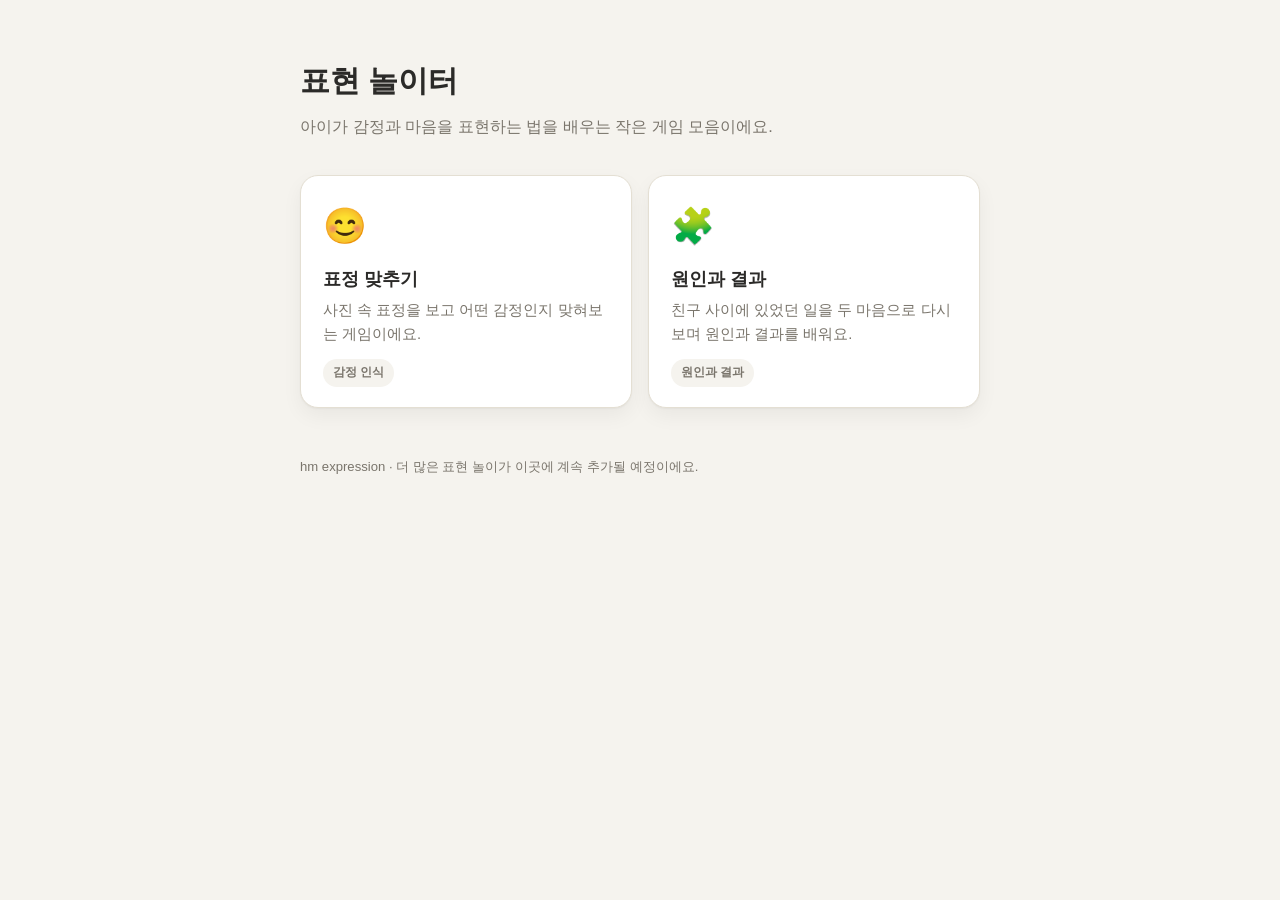
<file: index.html>
<!DOCTYPE html>
<html lang="ko">
<head>
<meta charset="UTF-8">
<meta name="viewport" content="width=device-width, initial-scale=1.0">
<title>표현 놀이터</title>
<style>
  :root{
    --bg:#F5F3EE;
    --surface:#FFFFFF;
    --ink:#2B2A28;
    --ink-muted:#7A756C;
    --line:#E4DFD3;
    --accent:#E2901F;
    --a:#C85A2E;
    --b:#2E6B9E;
  }
  *{box-sizing:border-box;}
  body{
    margin:0;
    background:var(--bg);
    color:var(--ink);
    font-family:"Apple SD Gothic Neo","Malgun Gothic",sans-serif;
    line-height:1.6;
  }
  .wrap{max-width:720px;margin:0 auto;padding:56px 20px 60px;}
  h1{font-size:1.9rem;margin:0 0 8px;}
  p.lead{color:var(--ink-muted);margin:0 0 36px;font-size:1.02rem;}
  .grid{display:grid;grid-template-columns:repeat(auto-fit,minmax(260px,1fr));gap:16px;}
  a.card{
    display:block;
    background:var(--surface);
    border:1px solid var(--line);
    border-radius:18px;
    padding:22px 22px 20px;
    text-decoration:none;
    color:inherit;
    box-shadow:0 1px 2px rgba(0,0,0,.04), 0 8px 20px rgba(0,0,0,.05);
    transition:transform .15s ease;
  }
  a.card:hover{transform:translateY(-3px);}
  .emoji{font-size:2.2rem;display:block;margin-bottom:10px;}
  .card h2{font-size:1.15rem;margin:0 0 6px;}
  .card p{font-size:.92rem;color:var(--ink-muted);margin:0;}
  .tag{
    display:inline-block;margin-top:12px;font-size:.78rem;font-weight:600;
    padding:4px 10px;border-radius:999px;background:var(--bg);color:var(--ink-muted);
  }
  footer{margin-top:48px;font-size:.82rem;color:var(--ink-muted);}
</style>
</head>
<body>
  <div class="wrap">
    <h1>표현 놀이터</h1>
    <p class="lead">아이가 감정과 마음을 표현하는 법을 배우는 작은 게임 모음이에요.</p>
    <div class="grid">
      <a class="card" href="emotion/">
        <span class="emoji">😊</span>
        <h2>표정 맞추기</h2>
        <p>사진 속 표정을 보고 어떤 감정인지 맞혀보는 게임이에요.</p>
        <span class="tag">감정 인식</span>
      </a>
      <a class="card" href="cause-and-result/">
        <span class="emoji">🧩</span>
        <h2>원인과 결과</h2>
        <p>친구 사이에 있었던 일을 두 마음으로 다시 보며 원인과 결과를 배워요.</p>
        <span class="tag">원인과 결과</span>
      </a>
    </div>
    <footer>hm expression · 더 많은 표현 놀이가 이곳에 계속 추가될 예정이에요.</footer>
  </div>
</body>
</html>
</file>
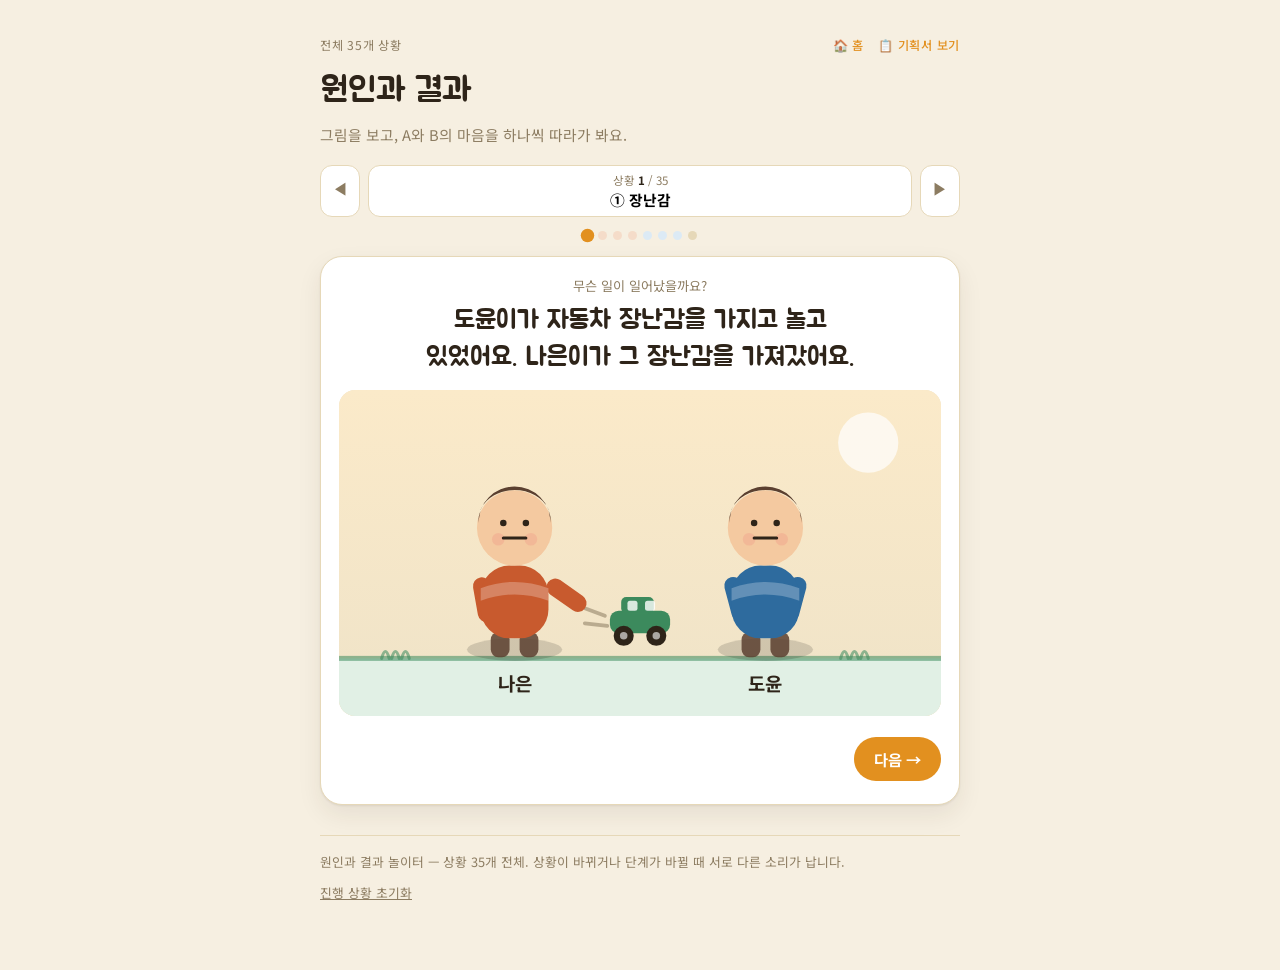
<file: cause-and-result/index.html>
<!DOCTYPE html>
<html lang="ko">
<head>
<meta charset="UTF-8">
<meta name="viewport" content="width=device-width, initial-scale=1.0">
<title>원인과 결과 놀이터</title>
<link rel="preconnect" href="https://fonts.googleapis.com">
<link rel="stylesheet" href="https://fonts.googleapis.com/css2?family=Jua&family=Noto+Sans+KR:wght@400;500;700&display=swap">
<style>
[hidden]{display:none!important;}
:root{
  --bg:#F6EFE1;
  --surface:#FFFFFF;
  --surface-2:#EFE3C8;
  --ink:#2E2419;
  --ink-muted:#8C7C61;
  --line:#E6D8B8;
  --accent:#E2901F;
  --accent-soft:#FBEAC9;
  --a:#C85A2E;
  --a-soft:#F5DCC9;
  --b:#2E6B9E;
  --b-soft:#DCEAF5;
  --good:#3C8A5D;
  --good-soft:#E1F0E5;
  --shadow: 0 1px 2px rgba(46,36,25,.08), 0 10px 24px rgba(46,36,25,.08);
}
@media (prefers-color-scheme: dark){
  :root:not([data-theme="light"]){
    --bg:#1E170E;
    --surface:#2A2115;
    --surface-2:#352A19;
    --ink:#F2E8D4;
    --ink-muted:#B6A47D;
    --line:#493A24;
    --accent:#F0A93E;
    --accent-soft:#3A2C16;
    --a:#E68A56;
    --a-soft:#3B2A1F;
    --b:#7FB3E3;
    --b-soft:#20303F;
    --good:#7FCB9C;
    --good-soft:#213328;
    --shadow: 0 1px 2px rgba(0,0,0,.35), 0 10px 24px rgba(0,0,0,.3);
  }
}
:root[data-theme="dark"]{
  --bg:#1E170E;
  --surface:#2A2115;
  --surface-2:#352A19;
  --ink:#F2E8D4;
  --ink-muted:#B6A47D;
  --line:#493A24;
  --accent:#F0A93E;
  --accent-soft:#3A2C16;
  --a:#E68A56;
  --a-soft:#3B2A1F;
  --b:#7FB3E3;
  --b-soft:#20303F;
  --good:#7FCB9C;
  --good-soft:#213328;
  --shadow: 0 1px 2px rgba(0,0,0,.35), 0 10px 24px rgba(0,0,0,.3);
}

*{box-sizing:border-box;}
body{
  background:var(--bg);
  color:var(--ink);
  font-family:"Noto Sans KR","Malgun Gothic",sans-serif;
  line-height:1.6;
  word-break:keep-all;
  padding:0 16px;
}
@media (prefers-reduced-motion: reduce){
  *{animation-duration:.01ms !important; transition-duration:.01ms !important;}
}

.wrap{max-width:640px;margin:0 auto;padding-block:28px 60px;}

header.top{margin-bottom:18px;}
.eyebrow{
  font-size:.76rem;
  letter-spacing:.06em;
  color:var(--ink-muted);
  display:flex;align-items:center;justify-content:space-between;flex-wrap:wrap;gap:6px 14px;
  margin-bottom:10px;
}
.eyebrow a{color:var(--accent);text-decoration:none;font-weight:500;}
.eyebrow a:hover{text-decoration:underline;}
h1{
  font-family:"Jua",sans-serif;
  font-weight:400;
  font-size:clamp(1.5rem,5vw,2.1rem);
  text-wrap:balance;
  margin:0 0 4px;
}
.sub{color:var(--ink-muted);font-size:.92rem;margin:0;}

/* situation nav — scales to 35 without wrapping into a wall of chips */
.sit-nav{display:flex;align-items:stretch;gap:8px;margin:18px 0 14px;}
.icon-btn{
  flex:0 0 auto;
  width:40px;
  border-radius:12px;
  border:1px solid var(--line);
  background:var(--surface);
  color:var(--ink-muted);
  font-size:1rem;
  cursor:pointer;
}
.icon-btn:hover{color:var(--ink);background:var(--accent-soft);}
.sit-current{
  flex:1 1 auto;
  min-width:0;
  display:flex;flex-direction:column;align-items:center;justify-content:center;
  background:var(--surface);
  border:1px solid var(--line);
  border-radius:12px;
  padding:6px 10px;
  cursor:pointer;
  font-family:inherit;
}
.sit-current:hover{background:var(--accent-soft);}
.sit-count{font-size:.72rem;color:var(--ink-muted);font-variant-numeric:tabular-nums;}
.sit-count strong{color:var(--ink);}
.sit-title{
  font-size:.92rem;font-weight:700;margin-top:1px;
  white-space:nowrap;overflow:hidden;text-overflow:ellipsis;max-width:100%;
}

/* 전체 목록 모달 */
.sit-modal{position:fixed;inset:0;z-index:50;display:flex;align-items:center;justify-content:center;padding:20px;}
.sit-modal-backdrop{position:absolute;inset:0;background:rgba(20,15,5,.45);}
.sit-modal-panel{
  position:relative;
  background:var(--surface);
  border-radius:18px;
  width:100%;max-width:420px;
  max-height:78vh;
  overflow-y:auto;
  padding:16px 18px 20px;
  box-shadow:var(--shadow);
}
.sit-modal-head{
  display:flex;justify-content:space-between;align-items:center;
  font-size:.84rem;color:var(--ink-muted);margin-bottom:12px;
}
.sit-modal-head .icon-btn{width:32px;}
.sit-grid{display:grid;grid-template-columns:repeat(auto-fill,minmax(50px,1fr));gap:8px;}
.sit-tile{
  aspect-ratio:1;
  display:flex;align-items:center;justify-content:center;
  border-radius:12px;
  border:1px solid var(--line);
  background:var(--surface-2);
  color:var(--ink-muted);
  font-weight:700;
  font-size:.92rem;
  cursor:pointer;
  font-family:"Noto Sans KR",sans-serif;
}
.sit-tile:hover{background:var(--accent-soft);}
.sit-tile.done{background:var(--good-soft);color:var(--good);border-color:transparent;}
.sit-tile.active{outline:2px solid var(--accent);outline-offset:1px;background:var(--accent-soft);color:var(--ink);}

/* progress dots */
.progress{display:flex;gap:6px;justify-content:center;margin-bottom:16px;}
.progress .dot{
  width:9px;height:9px;border-radius:50%;
  background:var(--line);
  transition:transform .15s ease, background .15s ease;
}
.progress .dot.done{background:var(--ink-muted);}
.progress .dot.cur{transform:scale(1.5);background:var(--accent);}
.progress .dot.a{background:var(--a-soft);}
.progress .dot.a.done, .progress .dot.a.cur{background:var(--a);}
.progress .dot.b{background:var(--b-soft);}
.progress .dot.b.done, .progress .dot.b.cur{background:var(--b);}

/* stage card */
.stage{
  background:var(--surface);
  border:1px solid var(--line);
  border-radius:22px;
  box-shadow:var(--shadow);
  padding:18px 18px 22px;
}
.scene-frame{
  background:var(--surface-2);
  border-radius:16px;
  overflow:hidden;
  margin-bottom:16px;
}
.scene-frame svg{display:block;width:100%;height:auto;}
.fig-label{font-family:"Noto Sans KR",sans-serif;font-weight:700;font-size:15px;fill:var(--ink);}

/* intro caption — moved above the illustration, enlarged */
.intro-caption{text-align:center;margin-bottom:14px;}
.intro-caption .tag{
  font-size:.82rem;
  color:var(--ink-muted);
  margin:0 0 6px;
}
.intro-caption .big{
  font-family:"Jua",sans-serif;
  font-weight:400;
  font-size:clamp(1.3rem,4.5vw,1.6rem);
  line-height:1.45;
  text-wrap:balance;
  margin:0;
}

.question{
  font-family:"Jua",sans-serif;
  font-weight:400;
  font-size:1.25rem;
  text-align:center;
  margin:4px 0 14px;
  text-wrap:balance;
}

.examples{
  margin-top:14px;
  background:var(--accent-soft);
  border-radius:14px;
  padding:14px 16px;
  animation:fadeIn .25s ease;
}
@keyframes fadeIn{from{opacity:0;transform:translateY(4px);}to{opacity:1;transform:none;}}
.examples-label{font-size:.8rem;color:var(--ink-muted);margin-bottom:8px;}
.reasons{display:flex;flex-wrap:wrap;gap:8px;}
.reasons .chip{
  background:var(--surface);
  border:1px solid var(--line);
  border-radius:999px;
  padding:6px 13px;
  font-size:.88rem;
}
.note{font-size:.84rem;color:var(--ink-muted);margin-top:12px;}

/* parent-facing badge — whose perspective this card shows */
.badges{display:flex;justify-content:center;flex-wrap:wrap;gap:8px;margin-top:18px;}
.badge{
  font-size:1rem;
  font-weight:700;
  padding:9px 20px;
  border-radius:999px;
  background:var(--surface-2);
  color:var(--ink-muted);
  border:1px solid var(--line);
}
.badge.a{background:var(--a-soft);color:var(--a);border-color:transparent;}
.badge.b{background:var(--b-soft);color:var(--b);border-color:transparent;}

/* reset progress */
.reset-link{
  display:block;
  margin-top:10px;
  background:none;
  border:none;
  padding:0;
  color:var(--ink-muted);
  font-size:.8rem;
  text-decoration:underline;
  cursor:pointer;
  font-family:inherit;
}
.reset-link:hover{color:var(--ink);}

/* flip reveal card (feel / result) */
.flipcard{
  border:1px dashed var(--line);
  border-radius:16px;
  padding:22px 18px;
  text-align:center;
  cursor:pointer;
  background:var(--bg);
  transition:transform .12s ease;
}
.flipcard:hover{transform:translateY(-2px);}
.flipcard .tap-label{color:var(--ink-muted);font-size:.92rem;}
.reveal{
  border-radius:16px;
  padding:20px 18px;
  text-align:center;
  animation:pop .28s ease;
}
@keyframes pop{from{opacity:0;transform:scale(.92);}to{opacity:1;transform:none;}}
.reveal.a{background:var(--a-soft);}
.reveal.b{background:var(--b-soft);}
.reveal .icon{font-size:2.4rem;display:block;margin-bottom:6px;}
.reveal .label{font-family:"Jua",sans-serif;font-size:1.15rem;}
.reveal .text{font-size:1rem;margin-top:8px;}

/* nav */
.nav{display:flex;justify-content:space-between;align-items:center;margin-top:20px;gap:10px;}
.btn{
  font-family:"Noto Sans KR",sans-serif;
  font-weight:700;
  font-size:.96rem;
  border:none;
  border-radius:999px;
  padding:11px 20px;
  cursor:pointer;
  transition:transform .12s ease, filter .12s ease;
}
.btn:hover{filter:brightness(1.04);transform:translateY(-1px);}
.btn:active{transform:translateY(0);filter:brightness(.97);}
.btn.primary{background:var(--accent);color:#fff;margin-left:auto;}
.btn.ghost{background:transparent;color:var(--ink-muted);border:1px solid var(--line);}
.btn:disabled{opacity:.4;cursor:default;transform:none;}

footer{
  max-width:640px;margin:30px auto 0;
  color:var(--ink-muted);font-size:.8rem;
  border-top:1px solid var(--line);padding-top:16px;
}
</style>
</head>
<body>

<div class="wrap">
  <header class="top">
    <div class="eyebrow">
      <span>전체 35개 상황</span>
      <span style="display:flex;gap:14px;">
        <a href="../">🏠 홈</a>
        <a href="https://claude.ai/code/artifact/0e3e19fe-8b54-4943-853e-5df26bb146d4" target="_blank" rel="noopener">📋 기획서 보기</a>
      </span>
    </div>
    <h1>원인과 결과</h1>
    <p class="sub">그림을 보고, A와 B의 마음을 하나씩 따라가 봐요.</p>
  </header>

  <div class="sit-nav">
    <button class="icon-btn" id="prevSitBtn" type="button" aria-label="이전 상황">◀</button>
    <button class="sit-current" id="allSitBtn" type="button">
      <span class="sit-count">상황 <strong id="sitIndexLabel">1</strong> / <span id="sitTotalLabel">3</span></span>
      <span class="sit-title" id="sitTitleLabel">① 장난감</span>
    </button>
    <button class="icon-btn" id="nextSitBtn" type="button" aria-label="다음 상황">▶</button>
  </div>
  <div class="progress" id="progress"></div>

  <div class="sit-modal" id="sitModal" hidden>
    <div class="sit-modal-backdrop" id="sitModalBackdrop"></div>
    <div class="sit-modal-panel">
      <div class="sit-modal-head">
        <span id="modalProgressLabel">전체 상황</span>
        <button class="icon-btn" id="closeModalBtn" type="button" aria-label="닫기">✕</button>
      </div>
      <div class="sit-grid" id="sitGrid"></div>
    </div>
  </div>

  <div class="stage">
    <div class="intro-caption" id="introCaption" hidden></div>
    <div class="scene-frame" id="sceneFrame"></div>
    <div id="questionBox"></div>
    <div id="interact"></div>
    <div class="nav">
      <button class="btn ghost" id="backBtn">← 이전</button>
      <button class="btn primary" id="primaryBtn"></button>
    </div>
    <div class="badges" id="badges"></div>
  </div>

  <footer>
    원인과 결과 놀이터 — 상황 35개 전체. 상황이 바뀌거나 단계가 바뀔 때 서로 다른 소리가 납니다.
    <button id="resetBtn" class="reset-link" type="button">진행 상황 초기화</button>
  </footer>
</div>

<script>
/* ---------- content data (06장 스키마 축소판) ---------- */
const situations = [
  {
    id:1, tabLabel:"① 장난감", scene:"toy",
    narration:"도윤이가 자동차 장난감을 가지고 놀고 있었어요. 나은이가 그 장난감을 가져갔어요.",
    a:{ name:"나은", trigger:"장난감이 너무 갖고 싶었어요",
        emotion:{label:"신남 · 기대됨", icon:"🤩", mood:"excited"},
        result:"장난감을 갖게 됐지만, 도윤이가 속상해하는 모습을 봤어요.",
        exampleReasons:["장난감이 너무 갖고 싶어서","심심해서 같이 놀고 싶어서","물어보는 걸 깜빡해서"] },
    b:{ name:"도윤", trigger:"재미있게 가지고 놀던 장난감을 갑자기 뺏겼어요",
        emotion:{label:"당황 · 속상함", icon:"😳", mood:"sad"},
        result:"하던 놀이를 멈추게 됐고, 나은이에게 돌려달라고 말했어요.",
        exampleReasons:["갑자기 뺏겨서 놀랐어요","더 놀고 싶었는데 못 놀아서 속상해요","왜 말도 없이 가져갔는지 궁금해요"] },
    resolutionExamples:["다음엔 먼저 “같이 놀아도 돼?”라고 물어봐요","장난감을 돌려주고 다른 걸 같이 찾아봐요","번갈아 가면서 가지고 놀아요"]
  },
  {
    id:2, tabLabel:"② 공놀이", scene:"ball",
    narration:"소이가 다른 곳을 보고 있었어요. 하람이가 던진 공이 소이에게 맞았어요.",
    a:{ name:"하람", trigger:"같이 공놀이를 하고 싶었어요",
        emotion:{label:"신남", icon:"😆", mood:"excited"},
        result:"공에 맞아 놀란 소이를 보고 미안해졌어요.",
        exampleReasons:["같이 놀고 싶어서 던졌어요","장난치고 싶어서 던졌어요","소이가 보고 있는 줄 알았어요"] },
    b:{ name:"소이", trigger:"다른 곳을 보고 있다가 갑자기 공에 맞았어요",
        emotion:{label:"놀람 · 아픔", icon:"😖", mood:"surprised"},
        result:"잠깐 놀이를 멈추고 아픈 곳을 만졌어요. 하람이의 사과를 들었어요.",
        exampleReasons:["갑자기 맞아서 놀랐어요","아파서 속상해요","일부러 그런 건지 궁금했어요"] },
    resolutionExamples:["던지기 전에 “공 받을 준비 됐어?”라고 물어봐요","괜찮은지 먼저 물어보고 사과해요","같이 놀 수 있는 다른 방법을 찾아봐요"]
  },
  {
    id:3, tabLabel:"③ 새치기", scene:"push",
    narration:"아린이가 줄을 서서 순서를 기다리고 있었어요. 준서가 아린이를 밀고 먼저 줄에 섰어요.",
    a:{ name:"준서", trigger:"빨리 타고 싶어서 마음이 급했어요",
        emotion:{label:"조급함", icon:"😬", mood:"worried"},
        result:"먼저 줄에 섰지만, 아린이가 화난 걸 알게 됐어요.",
        exampleReasons:["빨리 하고 싶어서 급했어요","차례를 깜빡 잊었어요","장난으로 밀었어요"] },
    b:{ name:"아린", trigger:"순서를 기다리고 있었는데 갑자기 밀렸어요",
        emotion:{label:"놀람 · 화남", icon:"😠", mood:"angry"},
        result:"차례를 빼앗겨서 속상했고, 준서에게 “내가 먼저야”라고 말했어요.",
        exampleReasons:["갑자기 밀려서 놀랐어요","차례를 뺏겨서 화가 나요","왜 밀었는지 이해가 안 돼요"] },
    resolutionExamples:["“먼저 가도 돼?”라고 물어보고 기다려요","밀지 않고 뒤에서 순서를 기다려요","미안하다고 말하고 원래 자리로 돌아가요"]
  },
  {
    id:4, tabLabel:"④ 그림 겹치기", scene:"generic", emoji:"🎨",
    narration:"시우가 도화지에 그림을 그리고 있었어요. 예서가 그 위에 자기 그림을 겹쳐 그렸어요.",
    a:{ name:"예서", trigger:"시우랑 같이 그리고 싶어서 그림 위에 그렸어요",
        emotion:{label:"신남", icon:"😊", mood:"excited"},
        result:"같이 그리긴 했지만, 시우가 속상해하는 걸 보고 미안해졌어요.",
        exampleReasons:["같이 그리고 싶어서","더 멋있게 꾸미고 싶어서","도화지가 비어 보여서"] },
    b:{ name:"시우", trigger:"열심히 그리던 그림 위에 갑자기 다른 그림이 겹쳐졌어요",
        emotion:{label:"당황 · 속상함", icon:"😞", mood:"sad"},
        result:"그림이 망가져서 속상했고, 예서에게 속상하다고 말했어요.",
        exampleReasons:["그림이 망가져서 속상해요","왜 물어보지 않았는지 궁금해요","다시 그려야 해서 아쉬워요"] },
    resolutionExamples:["그리기 전에 “같이 그려도 돼?”라고 물어봐요","새 도화지를 가져와서 옆에 같이 그려요","망가진 부분을 같이 고쳐봐요"]
  },
  {
    id:5, tabLabel:"⑤ 사탕 나누기", scene:"generic", emoji:"🍬",
    narration:"다은이가 가지고 있던 사탕 중 하나를 강민이에게 줬어요.",
    a:{ name:"다은", trigger:"사탕이 두 개 있어서 강민이랑 나누고 싶었어요",
        emotion:{label:"뿌듯함", icon:"🥰", mood:"excited"},
        result:"강민이가 활짝 웃는 모습을 보고 다은이도 기분이 좋아졌어요.",
        exampleReasons:["나눠 먹고 싶어서","강민이가 좋아할 것 같아서","사탕이 남아서"] },
    b:{ name:"강민", trigger:"사탕을 먹고 싶었는데 다은이가 하나를 줬어요",
        emotion:{label:"기쁨", icon:"😄", mood:"excited"},
        result:"고맙다고 말하고 다은이와 함께 사탕을 먹었어요.",
        exampleReasons:["사탕을 받아서 기뻐요","다은이가 고마워요","같이 먹을 수 있어서 좋아요"] },
    resolutionExamples:["다음에도 좋아하는 걸 나눠줘요","고맙다고 꼭 말해요","같이 먹으면 더 즐거워요"]
  },
  {
    id:6, tabLabel:"⑥ 물 쏟기", scene:"generic", emoji:"💧",
    narration:"유나가 물을 마시려다 실수로 컵을 쏟았어요. 물이 태오 쪽으로 흘렀어요.",
    a:{ name:"유나", trigger:"컵을 들다가 손이 미끄러져서 물을 쏟았어요",
        emotion:{label:"당황함", icon:"😳", mood:"worried"},
        result:"미안하다고 말하고 태오와 함께 바닥을 닦았어요.",
        exampleReasons:["손이 미끄러워서","급하게 마시려다가","컵을 잘못 잡아서"] },
    b:{ name:"태오", trigger:"옆에 있다가 갑자기 물이 튀어서 옷이 젖었어요",
        emotion:{label:"놀람", icon:"😮", mood:"surprised"},
        result:"옷이 젖어서 당황했지만, 유나가 사과해서 같이 닦았어요.",
        exampleReasons:["갑자기 물이 튀어서 놀랐어요","옷이 젖어서 축축해요","일부러 그런 게 아니라는 걸 알아요"] },
    resolutionExamples:["컵은 두 손으로 조심히 들어요","쏟았을 땐 바로 닦아요","놀랐을 땐 괜찮은지 먼저 물어봐요"]
  },
  {
    id:7, tabLabel:"⑦ 블록 무너짐", scene:"generic", emoji:"🧱",
    narration:"하은이가 블록을 높이 쌓고 있었어요. 서준이가 신나게 놀다가 블록을 건드려 무너뜨렸어요.",
    a:{ name:"서준", trigger:"블록 옆에서 신나게 뛰어놀다가 팔이 부딪혔어요",
        emotion:{label:"놀람 · 미안함", icon:"😅", mood:"worried"},
        result:"미안하다고 말했고, 하은이와 함께 다시 쌓기로 했어요.",
        exampleReasons:["신나게 놀다가 부딪혔어요","블록이 있는 줄 몰랐어요","일부러 그런 게 아니에요"] },
    b:{ name:"하은", trigger:"열심히 쌓은 블록탑이 순식간에 무너졌어요",
        emotion:{label:"속상함", icon:"😢", mood:"sad"},
        result:"속상했지만 서준이가 사과해서 같이 다시 쌓았어요.",
        exampleReasons:["열심히 쌓은 게 무너져서 속상해요","다시 쌓아야 해서 힘들어요","조심하지 않은 게 아쉬워요"] },
    resolutionExamples:["블록 근처에서는 천천히 움직여요","무너뜨렸을 땐 바로 사과해요","같이 다시 쌓아줘요"]
  },
  {
    id:8, tabLabel:"⑧ 동시에 잡기", scene:"generic", emoji:"🚙",
    narration:"민준이와 채원이가 동시에 같은 장난감 자동차를 잡았어요.",
    a:{ name:"민준", trigger:"그 자동차를 갖고 놀고 싶어서 먼저 손을 뻗었어요",
        emotion:{label:"긴장됨", icon:"😬", mood:"worried"},
        result:"서로 당기다가 둘 다 속상해져서 잠깐 손을 놓았어요.",
        exampleReasons:["그 장난감을 갖고 싶어서","제일 재밌어 보여서","먼저 보였다고 생각해서"] },
    b:{ name:"채원", trigger:"같은 자동차를 갖고 싶어서 동시에 손을 뻗었어요",
        emotion:{label:"긴장됨", icon:"😬", mood:"worried"},
        result:"서로 당기다가 둘 다 속상해져서 잠깐 손을 놓았어요.",
        exampleReasons:["그 장난감을 갖고 싶어서","혼자 갖고 놀고 싶어서","먼저 잡았다고 생각해서"] },
    resolutionExamples:["가위바위보로 순서를 정해요","번갈아 가면서 가지고 놀아요","다른 장난감을 같이 찾아봐요"]
  },
  {
    id:9, tabLabel:"⑨ 거절", scene:"generic", emoji:"🙅",
    narration:"지호가 소율이에게 같이 놀자고 했어요. 소율이가 “싫어”라고 말했어요.",
    a:{ name:"지호", trigger:"소율이랑 같이 놀고 싶어서 물어봤어요",
        emotion:{label:"서운함", icon:"😔", mood:"sad"},
        result:"거절당해서 서운했지만, 다른 친구를 찾아 놀았어요.",
        exampleReasons:["같이 놀고 싶어서 물어봤어요","심심해서 같이 하고 싶었어요","재밌을 것 같아서 물어봤어요"] },
    b:{ name:"소율", trigger:"지금은 혼자 조용히 놀고 싶었어요",
        emotion:{label:"단호함", icon:"😐", mood:"neutral"},
        result:"혼자 놀고 싶다고 솔직하게 말했어요.",
        exampleReasons:["혼자 놀고 싶어서","지금은 다른 놀이가 하고 싶어서","조금 쉬고 싶어서"] },
    resolutionExamples:["“그럼 나중에 같이 놀자”라고 말해요","거절당해도 속상한 마음을 표현해봐요","다른 친구에게 같이 놀자고 해봐요"]
  },
  {
    id:10, tabLabel:"⑩ 다른 친구", scene:"generic", emoji:"🏃",
    narration:"은우가 서아에게 같이 놀자고 했는데, 서아는 다른 친구에게 뛰어갔어요.",
    a:{ name:"은우", trigger:"서아랑 같이 놀고 싶었는데 대답도 없이 가버렸어요",
        emotion:{label:"서운함", icon:"😞", mood:"sad"},
        result:"서운했지만 다른 놀이를 찾아 했어요.",
        exampleReasons:["같이 놀고 싶었는데 가버려서","기다렸는데 대답이 없어서","혼자 남겨진 것 같아서"] },
    b:{ name:"서아", trigger:"마침 다른 친구가 부르는 소리를 듣고 반가워서 달려갔어요",
        emotion:{label:"신남", icon:"😆", mood:"excited"},
        result:"신나게 놀다가 나중에 은우 생각이 나서 미안해졌어요.",
        exampleReasons:["다른 친구가 불러서 반가웠어요","그 놀이가 더 하고 싶었어요","은우한테 말할 새가 없었어요"] },
    resolutionExamples:["가기 전에 “이따가 같이 놀자”라고 말해요","서운하면 마음을 솔직히 말해요","다음엔 같이 갈 수 있는지 물어봐요"]
  },
  {
    id:11, tabLabel:"⑪ 장난", scene:"generic", emoji:"😆",
    narration:"도현이가 하윤이에게 장난을 쳤어요. 하윤이가 화를 냈어요.",
    a:{ name:"도현", trigger:"장난이 재밌을 거라고 생각해서 놀렸어요",
        emotion:{label:"당황함", icon:"😅", mood:"worried"},
        result:"하윤이가 정말 화난 걸 보고 장난이 지나쳤다는 걸 알았어요.",
        exampleReasons:["장난이 재밌을 것 같아서","친해지고 싶어서 장난쳤어요","웃길 거라고 생각했어요"] },
    b:{ name:"하윤", trigger:"놀림을 당해서 기분이 나빴어요",
        emotion:{label:"화남", icon:"😠", mood:"angry"},
        result:"화가 난 마음을 도현이에게 말했고, 도현이가 사과했어요.",
        exampleReasons:["놀림당해서 기분 나빠요","장난이 심하다고 느꼈어요","싫다고 말했는데 계속해서 화나요"] },
    resolutionExamples:["장난치기 전에 상대 기분을 생각해봐요","“싫어”라고 말하면 바로 멈춰요","화났을 땐 왜 그런지 말해줘요"]
  },
  {
    id:12, tabLabel:"⑫ 안기 싫어", scene:"generic", emoji:"🤗",
    narration:"지안이가 유준이를 안아주려고 했어요. 유준이가 몸을 피했어요.",
    a:{ name:"지안", trigger:"유준이가 좋아서 안아주고 싶었어요",
        emotion:{label:"서운함", icon:"😕", mood:"sad"},
        result:"피해서 서운했지만, 유준이 마음도 있다는 걸 알게 됐어요.",
        exampleReasons:["좋아서 안아주고 싶었어요","반가워서 그랬어요","친하다는 걸 표현하고 싶었어요"] },
    b:{ name:"유준", trigger:"지금은 안기고 싶은 기분이 아니었어요",
        emotion:{label:"불편함", icon:"😣", mood:"worried"},
        result:"몸을 피하고 “지금은 괜찮아”라고 말했어요.",
        exampleReasons:["지금은 안기고 싶지 않아서","갑자기 놀라서","혼자 있고 싶은 기분이라서"] },
    resolutionExamples:["안기 전에 “안아도 돼?”라고 물어봐요","싫다고 하면 존중해줘요","다른 방법으로 반가움을 표현해봐요"]
  },
  {
    id:13, tabLabel:"⑬ 손 빼기", scene:"generic", emoji:"🖐️",
    narration:"하율이가 은서의 손을 잡았어요. 은서가 손을 뺐어요.",
    a:{ name:"하율", trigger:"같이 손잡고 가고 싶어서 손을 잡았어요",
        emotion:{label:"서운함", icon:"😔", mood:"sad"},
        result:"손을 빼서 서운했지만, 혼자 걷고 싶을 수도 있다고 생각했어요.",
        exampleReasons:["같이 가고 싶어서","넘어질까봐 걱정돼서","친해서 손을 잡았어요"] },
    b:{ name:"은서", trigger:"지금은 혼자 걷고 싶었어요",
        emotion:{label:"불편함", icon:"😐", mood:"neutral"},
        result:"손을 빼고 “나 혼자 갈게”라고 말했어요.",
        exampleReasons:["혼자 걷고 싶어서","손이 답답해서","지금은 그런 기분이 아니라서"] },
    resolutionExamples:["손잡기 전에 물어봐요","거절해도 괜찮다고 알려줘요","다른 방법으로 같이 가요"]
  },
  {
    id:14, tabLabel:"⑭ 딴 곳 보기", scene:"generic", emoji:"💬",
    narration:"강민이가 다은이에게 계속 말을 걸었어요. 다은이는 다른 곳을 보고 있었어요.",
    a:{ name:"강민", trigger:"하고 싶은 이야기가 있어서 계속 말을 걸었어요",
        emotion:{label:"답답함", icon:"😕", mood:"worried"},
        result:"다은이가 못 들은 걸 알고, 나중에 다시 이야기하기로 했어요.",
        exampleReasons:["하고 싶은 말이 있어서","같이 이야기하고 싶어서","재밌는 일이 있어서 말하고 싶었어요"] },
    b:{ name:"다은", trigger:"다른 것에 집중하느라 강민이 말을 못 들었어요",
        emotion:{label:"미안함", icon:"😅", mood:"worried"},
        result:"나중에 알아채고 “미안, 다시 말해줄래?”라고 물었어요.",
        exampleReasons:["다른 데 집중하고 있어서","못 들었어요","지금은 딴생각 중이었어요"] },
    resolutionExamples:["이름을 부르고 눈을 보며 말해요","못 들었으면 다시 말해달라고 해요","급한 일이면 살짝 말해줘요"]
  },
  {
    id:15, tabLabel:"⑮ 모자", scene:"generic", emoji:"🧢",
    narration:"유나가 모자를 옆에 두었어요. 태오가 허락 없이 그 모자를 써봤어요.",
    a:{ name:"태오", trigger:"모자가 멋있어 보여서 써보고 싶었어요",
        emotion:{label:"신남", icon:"😄", mood:"excited"},
        result:"재밌었지만, 유나가 싫어하는 걸 보고 돌려줬어요.",
        exampleReasons:["멋있어 보여서 써보고 싶었어요","궁금해서 써봤어요","금방 벗을 거라고 생각했어요"] },
    b:{ name:"유나", trigger:"내 모자를 허락 없이 써서 기분이 안 좋았어요",
        emotion:{label:"불쾌함", icon:"😠", mood:"angry"},
        result:"돌려달라고 말했고, 태오가 바로 돌려줬어요.",
        exampleReasons:["허락 없이 써서 싫어요","내 물건이라 소중해요","물어보지 않아서 속상해요"] },
    resolutionExamples:["쓰기 전에 “써봐도 돼?”라고 물어봐요","싫다고 하면 바로 돌려줘요","허락받고 나서 같이 놀아요"]
  },
  {
    id:16, tabLabel:"⑯ 간식", scene:"generic", emoji:"🍪",
    narration:"서준이가 과자를 먹고 있었어요. 하은이가 “나도 줘”라고 말했어요.",
    a:{ name:"하은", trigger:"과자가 맛있어 보여서 먹고 싶었어요",
        emotion:{label:"기대됨", icon:"🙂", mood:"excited"},
        result:"서준이가 하나 나눠줘서 같이 먹었어요.",
        exampleReasons:["맛있어 보여서 먹고 싶었어요","같이 먹고 싶어서","배가 고파서요"] },
    b:{ name:"서준", trigger:"내가 가진 과자를 지키고 싶은 마음도 들었어요",
        emotion:{label:"고민됨", icon:"🤔", mood:"worried"},
        result:"조금 아쉬웠지만 하나를 나눠줬어요.",
        exampleReasons:["다 먹고 싶었지만 나눠주기로 했어요","같이 먹으면 더 좋을 것 같아서","친구니까 나눠줬어요"] },
    resolutionExamples:["나눠줄 수 있는지 먼저 물어봐요","조금씩 나눠 먹어요","다음엔 미리 나눠 가져와요"]
  },
  {
    id:17, tabLabel:"⑰ 너 못해", scene:"generic", emoji:"💬",
    narration:"민준이가 그림을 그리고 있었어요. 채원이가 “너 못해”라고 말했어요.",
    a:{ name:"채원", trigger:"자기가 더 잘 그린다고 생각해서 말했어요",
        emotion:{label:"우쭐함", icon:"😏", mood:"neutral"},
        result:"민준이가 속상해하는 걸 보고 말이 심했다는 걸 깨달았어요.",
        exampleReasons:["더 잘 그린다고 생각해서","장난으로 말했어요","사실대로 말한다고 생각했어요"] },
    b:{ name:"민준", trigger:"열심히 그렸는데 못한다는 말을 들었어요",
        emotion:{label:"속상함", icon:"😢", mood:"sad"},
        result:"자신감이 떨어졌지만, 채원이의 사과를 듣고 다시 그렸어요.",
        exampleReasons:["열심히 그렸는데 그런 말을 들어서 속상해요","자신감이 없어져요","계속 그리고 싶은 마음이 줄었어요"] },
    resolutionExamples:["잘한 점을 먼저 찾아 말해줘요","속상한 말 대신 응원하는 말을 해요","사과하고 같이 그려봐요"]
  },
  {
    id:18, tabLabel:"⑱ 큰 소리", scene:"generic", emoji:"🏆",
    narration:"소율이가 게임에서 이기고 크게 소리를 질렀어요.",
    a:{ name:"소율", trigger:"게임에서 이겨서 너무 기뻤어요",
        emotion:{label:"신남", icon:"🥳", mood:"excited"},
        result:"기뻐서 소리쳤지만, 지호가 놀란 걸 보고 목소리를 낮췄어요.",
        exampleReasons:["이겨서 너무 기뻐서","자랑하고 싶어서","신나서 저절로 소리가 나왔어요"] },
    b:{ name:"지호", trigger:"갑자기 큰 소리가 나서 깜짝 놀랐어요",
        emotion:{label:"놀람 · 불편함", icon:"😳", mood:"surprised"},
        result:"놀랐지만 소율이가 목소리를 낮춰서 편해졌어요.",
        exampleReasons:["갑자기 놀라서요","시끄러워서 불편했어요","져서 속상한데 소리까지 커서 힘들었어요"] },
    resolutionExamples:["기뻐도 목소리 크기를 조절해요","이겼을 때 진 친구 마음도 생각해요","작은 소리로 “이겼다!”라고 말해봐요"]
  },
  {
    id:19, tabLabel:"⑲ 새치기", scene:"push",
    narration:"서아가 줄을 서 있었어요. 은우가 그 줄을 추월해서 앞에 섰어요.",
    a:{ name:"은우", trigger:"빨리 타고 싶은 마음이 들어서 줄을 추월했어요",
        emotion:{label:"조급함", icon:"😬", mood:"worried"},
        result:"앞에 섰지만, 서아가 속상해하는 걸 보고 마음이 불편해졌어요.",
        exampleReasons:["빨리 타고 싶어서","기다리기 힘들어서","깜빡하고 그냥 앞으로 갔어요"] },
    b:{ name:"서아", trigger:"순서를 기다리고 있었는데 갑자기 추월당했어요",
        emotion:{label:"속상함", icon:"😞", mood:"sad"},
        result:"속상했지만 은우에게 순서를 지켜달라고 말했어요.",
        exampleReasons:["기다리고 있었는데 새치기당해서","차례가 사라진 것 같아서","억울한 마음이 들어서"] },
    resolutionExamples:["하고 싶어도 순서를 기다려요","깜빡했으면 바로 원래 자리로 가요","기다리기 힘들면 얼마나 남았는지 물어봐요"]
  },
  {
    id:20, tabLabel:"⑳ 허락 구하기", scene:"generic", emoji:"🧱",
    narration:"하율이가 블록으로 무언가를 만들고 있었어요. 도현이는 그 블록을 만지고 싶었어요.",
    a:{ name:"도현", trigger:"블록이 멋있어 보여서 만지고 싶은 마음이 들었어요",
        emotion:{label:"궁금함", icon:"🤩", mood:"excited"},
        result:"바로 만지지 않고 물어봐서, 하율이가 허락해줬어요.",
        exampleReasons:["멋있어 보여서 만지고 싶었어요","같이 만들고 싶어서","궁금해서 물어봤어요"] },
    b:{ name:"하율", trigger:"열심히 만들던 블록을 도현이가 물어봐줘서 고마웠어요",
        emotion:{label:"기쁨", icon:"😊", mood:"excited"},
        result:"허락해주고 같이 만들었어요.",
        exampleReasons:["물어봐줘서 고마워요","같이 만들면 더 재밌을 것 같아서","친구가 좋아하는 걸 보고 싶어서"] },
    resolutionExamples:["만지고 싶을 땐 먼저 물어봐요","허락해주면 같이 놀아요","안 된다고 해도 이해해줘요"]
  },
  {
    id:21, tabLabel:"㉑ 장난감 욕심", scene:"generic", emoji:"🚗",
    narration:"강민이가 장난감을 갖고 놀고 있었어요. 은서가 그 장난감을 보고 바로 가져가려 했어요.",
    a:{ name:"은서", trigger:"장난감이 갖고 싶어서 손을 뻗었어요",
        emotion:{label:"조급함", icon:"😬", mood:"worried"},
        result:"가져가려다 멈추고, 강민이에게 먼저 물어봤어요.",
        exampleReasons:["장난감이 갖고 싶어서","재밌어 보여서","기다리기 힘들어서"] },
    b:{ name:"강민", trigger:"놀고 있던 장난감을 은서가 가져가려 해서 놀랐어요",
        emotion:{label:"당황함", icon:"😳", mood:"surprised"},
        result:"은서가 물어봐줘서 다행이라고 생각하고, 조금 이따 빌려주기로 했어요.",
        exampleReasons:["갑자기 가져가려 해서 놀랐어요","아직 다 놀지 못해서","물어보지 않아서 당황했어요"] },
    resolutionExamples:["갖고 싶어도 먼저 물어봐요","“다 쓰고 나서 빌려줄게”라고 말해요","기다리는 동안 다른 걸 해봐요"]
  },
  {
    id:22, tabLabel:"㉒ 끼어들기", scene:"generic", emoji:"💬",
    narration:"지안이가 이야기하고 있었어요. 다은이가 하고 싶은 말이 생각나서 중간에 끼어들었어요.",
    a:{ name:"다은", trigger:"갑자기 하고 싶은 말이 떠올라서 참지 못하고 끼어들었어요",
        emotion:{label:"조급함", icon:"😬", mood:"worried"},
        result:"끼어든 걸 알아채고 지안이에게 미안하다고 말했어요.",
        exampleReasons:["하고 싶은 말이 떠올라서","까먹을까봐 서둘러 말했어요","너무 신나서 참지 못했어요"] },
    b:{ name:"지안", trigger:"이야기하는 중간에 갑자기 말이 끊겼어요",
        emotion:{label:"당황함", icon:"😕", mood:"worried"},
        result:"조금 당황했지만 다은이 말을 듣고 나서 하던 얘기를 이어갔어요.",
        exampleReasons:["말이 끊겨서 당황했어요","하려던 말을 잊어버렸어요","끝까지 듣고 싶었는데 아쉬워요"] },
    resolutionExamples:["말하고 싶으면 손을 들고 기다려요","끼어들었으면 “미안, 계속해”라고 말해요","끝날 때까지 잠깐 참아봐요"]
  },
  {
    id:23, tabLabel:"㉓ 소리지름", scene:"generic", emoji:"😲",
    narration:"유준이가 갑자기 큰 소리를 질렀어요. 옆에 있던 하은이가 깜짝 놀랐어요.",
    a:{ name:"유준", trigger:"너무 재밌거나 답답한 마음이 들어서 참지 못하고 소리쳤어요",
        emotion:{label:"충동적임", icon:"😖", mood:"worried"},
        result:"친구들이 놀란 걸 보고 목소리를 줄여야겠다고 생각했어요.",
        exampleReasons:["너무 신나서 소리가 나왔어요","답답해서 참지 못했어요","깜짝 놀라서 소리쳤어요"] },
    b:{ name:"하은", trigger:"조용히 있다가 갑자기 큰 소리를 들었어요",
        emotion:{label:"놀람", icon:"😨", mood:"surprised"},
        result:"깜짝 놀랐지만 유준이가 목소리를 낮춰서 안심했어요.",
        exampleReasons:["갑자기 소리가 나서 놀랐어요","시끄러워서 깜짝 놀랐어요","무슨 일인지 몰라서 당황했어요"] },
    resolutionExamples:["소리치고 싶을 땐 숨을 한 번 쉬어요","작은 목소리로 말하는 연습을 해요","놀랐으면 괜찮은지 물어봐요"]
  },
  {
    id:24, tabLabel:"㉔ 낮잠 방해", scene:"generic", emoji:"😴",
    narration:"채원이가 낮잠을 자고 있었어요. 서준이가 심심해서 옆에서 장난감을 가지고 놀았어요.",
    a:{ name:"서준", trigger:"심심해서 조용히 장난감을 가지고 놀았어요",
        emotion:{label:"심심함", icon:"😐", mood:"neutral"},
        result:"소리가 커져서 채원이가 깬 걸 보고 미안해졌어요.",
        exampleReasons:["심심해서 놀고 싶었어요","혼자 놀 게 없어서","기다리기 지루해서"] },
    b:{ name:"채원", trigger:"자고 있는데 소리 때문에 잠에서 깼어요",
        emotion:{label:"짜증남", icon:"😣", mood:"angry"},
        result:"잠이 깨서 속상했지만, 서준이가 사과해서 넘어갔어요.",
        exampleReasons:["잠을 자고 있었는데 깨서 속상해요","소리가 시끄러웠어요","더 자고 싶었는데 못 자서 아쉬워요"] },
    resolutionExamples:["자는 친구 옆에서는 조용히 놀아요","심심하면 다른 곳에서 놀아요","깨웠으면 미안하다고 말해요"]
  },
  {
    id:25, tabLabel:"㉕ 콕콕 찌르기", scene:"generic", emoji:"👉",
    narration:"하윤이가 도현이의 팔을 계속 콕콕 찔렀어요.",
    a:{ name:"하윤", trigger:"장난치고 관심을 끌고 싶어서 손이 먼저 나갔어요",
        emotion:{label:"장난기", icon:"😜", mood:"excited"},
        result:"도현이가 싫어하는 걸 보고 그만뒀어요.",
        exampleReasons:["장난치고 싶어서","관심을 받고 싶어서","심심해서 자꾸 손이 갔어요"] },
    b:{ name:"도현", trigger:"계속 찔려서 불편하고 신경 쓰였어요",
        emotion:{label:"불편함", icon:"😣", mood:"angry"},
        result:"“그만해”라고 말했고, 하윤이가 멈췄어요.",
        exampleReasons:["계속 찔려서 불편해요","하지 말라고 했는데 계속해서 답답해요","집중이 안 돼서 신경 쓰여요"] },
    resolutionExamples:["장난치기 전에 물어봐요","싫다고 하면 바로 멈춰요","다른 방법으로 관심을 표현해봐요"]
  },
  {
    id:26, tabLabel:"㉖ 가까이 다가감", scene:"generic", emoji:"👣",
    narration:"유나가 지호에게 자꾸 가까이 다가갔어요. 지호가 자꾸 뒤로 물러났어요.",
    a:{ name:"유나", trigger:"친해지고 싶어서 자꾸 가까이 다가갔어요",
        emotion:{label:"친근함", icon:"🙂", mood:"excited"},
        result:"지호가 계속 물러나는 걸 보고 거리를 조금 두었어요.",
        exampleReasons:["친해지고 싶어서","가까이 있고 싶어서","같이 놀고 싶어서 다가갔어요"] },
    b:{ name:"지호", trigger:"너무 가까워서 불편한 마음이 들었어요",
        emotion:{label:"불편함", icon:"😬", mood:"worried"},
        result:"조금 물러나서 편한 거리를 만들었어요.",
        exampleReasons:["너무 가까워서 불편해요","개인 공간이 필요해서","갑자기 다가와서 놀랐어요"] },
    resolutionExamples:["친해지고 싶어도 적당한 거리를 지켜요","상대가 물러나면 그 마음을 존중해요","말로 먼저 친해지는 것도 좋아요"]
  },
  {
    id:27, tabLabel:"㉗ 밀치기", scene:"generic", emoji:"🧱",
    narration:"태오가 다은이의 블록을 무너뜨렸어요. 화가 난 다은이가 태오를 밀었어요.",
    a:{ name:"태오", trigger:"장난치다가 실수로 다은이의 블록을 건드려 무너뜨렸어요",
        emotion:{label:"당황함", icon:"😳", mood:"worried"},
        result:"밀려서 놀랐지만, 자기도 잘못한 게 있다는 걸 알고 사과했어요.",
        exampleReasons:["장난치다가 실수로 건드렸어요","일부러 그런 게 아니에요","놀다가 부딪혔어요"] },
    b:{ name:"다은", trigger:"열심히 쌓은 블록이 무너져서 화가 나 태오를 밀었어요",
        emotion:{label:"화남", icon:"😠", mood:"angry"},
        result:"밀고 나서 곧 미안한 마음이 들어 태오에게 사과했어요.",
        exampleReasons:["블록이 무너져서 화가 나서","속상한 마음에 저절로 손이 나갔어요","억울해서 밀었어요"] },
    resolutionExamples:["화가 나도 미는 대신 말로 표현해요","실수했으면 먼저 사과해요","둘 다 마음이 풀릴 때까지 이야기해요"]
  },
  {
    id:28, tabLabel:"㉘ 공 안돌려줌", scene:"generic", emoji:"⚽",
    narration:"서준이가 유준이에게 공을 던졌어요. 유준이는 공을 계속 가지고 있고 돌려주지 않았어요.",
    a:{ name:"서준", trigger:"같이 주고받으며 놀고 싶어서 공을 던졌어요",
        emotion:{label:"답답함", icon:"😕", mood:"worried"},
        result:"왜 안 돌려주는지 몰라 답답했지만, 유준이에게 물어봤어요.",
        exampleReasons:["같이 주고받고 싶어서 던졌어요","놀이가 계속되길 바라서","공을 돌려받고 싶어요"] },
    b:{ name:"유준", trigger:"공을 받고 나서 혼자 더 가지고 놀고 싶은 마음이 들었어요",
        emotion:{label:"신남", icon:"😄", mood:"excited"},
        result:"서준이가 물어봐서, 다시 주고받는 놀이로 돌아갔어요.",
        exampleReasons:["공이 마음에 들어서 더 가지고 있었어요","주고받는 건 줄 몰랐어요","조금 더 놀고 싶었어요"] },
    resolutionExamples:["같이 하는 놀이인지 먼저 말해줘요","궁금하면 “왜 안 줘?”라고 물어봐요","서로 생각이 다를 수 있다는 걸 알아둬요"]
  },
  {
    id:29, tabLabel:"㉙ 오해한 웃음", scene:"generic", emoji:"😄",
    narration:"하은이가 민준이를 보고 웃었어요. 민준이가 갑자기 화를 냈어요.",
    a:{ name:"하은", trigger:"민준이 표정이 재밌어 보여서 웃었어요",
        emotion:{label:"당황함", icon:"😳", mood:"worried"},
        result:"화낸 이유를 몰라 당황했지만, 오해였다는 걸 알고 풀었어요.",
        exampleReasons:["표정이 재밌어서 웃었어요","친해서 그냥 웃었어요","장난으로 웃었어요"] },
    b:{ name:"민준", trigger:"자기를 놀리는 웃음이라고 생각했어요",
        emotion:{label:"화남", icon:"😠", mood:"angry"},
        result:"오해였다는 걸 알고 화가 풀렸어요.",
        exampleReasons:["놀리는 것 같아서 화났어요","비웃는 줄 알았어요","기분 나쁘게 느껴졌어요"] },
    resolutionExamples:["왜 웃었는지 먼저 물어봐요","오해했으면 다시 확인해봐요","놀리려던 게 아니면 설명해줘요"]
  },
  {
    id:30, tabLabel:"㉚ 이상해", scene:"generic", emoji:"🎨",
    narration:"서아가 그린 그림을 보고 채원이가 “이상해”라고 말했어요.",
    a:{ name:"채원", trigger:"그림이 낯설게 보여서 솔직하게 말했어요",
        emotion:{label:"무심함", icon:"😐", mood:"neutral"},
        result:"서아가 속상해하는 걸 보고 말을 다르게 했어야 했다는 걸 알았어요.",
        exampleReasons:["낯설어 보여서 그렇게 말했어요","생각나는 대로 말했어요","장난으로 한 말이었어요"] },
    b:{ name:"서아", trigger:"열심히 그린 그림이 이상하다는 말을 들었어요",
        emotion:{label:"속상함", icon:"😢", mood:"sad"},
        result:"속상했지만 채원이의 사과를 듣고 다시 그림을 보여줬어요.",
        exampleReasons:["열심히 그렸는데 그런 말을 들어서 속상해요","자신감이 떨어져요","다르게 말해줬으면 좋았을 것 같아요"] },
    resolutionExamples:["느낀 점은 부드럽게 말해요","좋은 점을 먼저 찾아봐요","속상하게 했으면 사과해요"]
  },
  {
    id:31, tabLabel:"㉛ 나중에", scene:"generic", emoji:"⏳",
    narration:"은서가 하율이에게 같이 하자고 했어요. 하율이가 “나중에”라고 말했어요.",
    a:{ name:"은서", trigger:"지금 같이 놀고 싶어서 물어봤어요",
        emotion:{label:"아쉬움", icon:"😕", mood:"sad"},
        result:"거절이 아니라는 걸 알고 조금 기다리기로 했어요.",
        exampleReasons:["지금 같이 놀고 싶어서","심심해서 같이 하자고 했어요","같이 하면 더 재밌을 것 같아서"] },
    b:{ name:"하율", trigger:"하던 일을 마저 끝내고 싶어서 나중에 하자고 했어요",
        emotion:{label:"미안함", icon:"😅", mood:"worried"},
        result:"하던 일을 끝내고 은서에게 가서 같이 놀았어요.",
        exampleReasons:["하던 일을 끝내고 싶어서","지금은 바빠서","조금 이따 하고 싶어서"] },
    resolutionExamples:["“나중에”는 거절이 아니라는 걸 기억해요","얼마나 기다리면 될지 물어봐요","기다리는 동안 다른 걸 해봐요"]
  },
  {
    id:32, tabLabel:"㉜ 작품 밟기", scene:"generic", emoji:"👣",
    narration:"강민이가 지나가다 실수로 유나의 작품을 밟았어요.",
    a:{ name:"강민", trigger:"바닥에 놓인 작품을 못 보고 지나가다 밟았어요",
        emotion:{label:"놀람 · 미안함", icon:"😳", mood:"worried"},
        result:"바로 사과하고 유나가 작품을 고치는 걸 도와줬어요.",
        exampleReasons:["작품이 있는 줄 몰랐어요","급하게 지나가다 못 봤어요","일부러 그런 게 아니에요"] },
    b:{ name:"유나", trigger:"열심히 만든 작품이 밟혀서 망가졌어요",
        emotion:{label:"속상함", icon:"😢", mood:"sad"},
        result:"속상했지만 강민이가 도와줘서 같이 고쳤어요.",
        exampleReasons:["열심히 만든 게 망가져서 속상해요","다시 만들어야 해서 아쉬워요","깜짝 놀랐어요"] },
    resolutionExamples:["바닥에 물건이 있는지 살펴보고 다녀요","실수했으면 바로 사과하고 도와줘요","속상한 마음을 알아줘요"]
  },
  {
    id:33, tabLabel:"㉝ 사과", scene:"generic", emoji:"🙏",
    narration:"지안이가 도현이에게 먼저 사과했어요. 도현이는 아직 화가 안 풀렸어요.",
    a:{ name:"지안", trigger:"자기 잘못을 깨닫고 먼저 사과했어요",
        emotion:{label:"미안함", icon:"😔", mood:"sad"},
        result:"바로 받아주지 않아서 서운했지만, 시간을 좀 더 주기로 했어요.",
        exampleReasons:["잘못했다는 걸 알아서","마음이 불편해서 사과했어요","다시 잘 지내고 싶어서"] },
    b:{ name:"도현", trigger:"사과를 들었지만 속상한 마음이 아직 남아 있었어요",
        emotion:{label:"서운함", icon:"😞", mood:"sad"},
        result:"시간이 좀 지나고 나서 지안이의 사과를 받아줬어요.",
        exampleReasons:["아직 속상한 마음이 안 풀려서","마음이 풀리는 데 시간이 필요해서","한 번에 괜찮아지지 않아서"] },
    resolutionExamples:["사과해도 바로 안 풀릴 수 있다는 걸 알아요","시간을 두고 기다려줘요","마음이 풀릴 때까지 지켜봐요"]
  },
  {
    id:34, tabLabel:"㉞ 다른 규칙", scene:"generic", emoji:"📏",
    narration:"하윤이와 은우가 서로 다른 규칙으로 게임을 하려고 했어요.",
    a:{ name:"하윤", trigger:"자기가 알던 규칙이 맞다고 생각해서 그대로 하자고 했어요",
        emotion:{label:"답답함", icon:"😕", mood:"worried"},
        result:"이야기를 나누고 둘이 함께 새 규칙을 정했어요.",
        exampleReasons:["원래 알던 규칙이 맞다고 생각해서","그렇게 배워서","다른 규칙은 몰랐어요"] },
    b:{ name:"은우", trigger:"자기가 알던 규칙과 달라서 혼란스러웠어요",
        emotion:{label:"혼란스러움", icon:"😵", mood:"worried"},
        result:"하윤이와 이야기해서 둘 다 아는 규칙으로 정했어요.",
        exampleReasons:["다른 규칙을 배워서","이 방법이 더 맞다고 생각해서","헷갈려서 다르게 말했어요"] },
    resolutionExamples:["시작 전에 규칙을 같이 정해요","다르면 이야기해서 맞춰봐요","둘 다 동의하는 규칙으로 해요"]
  },
  {
    id:35, tabLabel:"㉟ 거절한 호의", scene:"generic", emoji:"🤝",
    narration:"서아가 채원이에게 “내가 이거 빌려줄게”라고 했어요. 채원이가 “괜찮아”라며 거절했어요.",
    a:{ name:"서아", trigger:"채원이에게 도움이 되고 싶어서 먼저 빌려주겠다고 했어요",
        emotion:{label:"머쓱함", icon:"😅", mood:"worried"},
        result:"거절당해 머쓱했지만, 채원이의 선택을 존중하기로 했어요.",
        exampleReasons:["도움이 되고 싶어서","친절을 베풀고 싶어서","필요할 것 같아서 물어봤어요"] },
    b:{ name:"채원", trigger:"지금은 빌리지 않아도 괜찮은 상황이었어요",
        emotion:{label:"편안함", icon:"🙂", mood:"neutral"},
        result:"고맙다고 말하고 정중하게 거절했어요.",
        exampleReasons:["지금은 필요 없어서","혼자 해보고 싶어서","이미 가지고 있어서"] },
    resolutionExamples:["호의를 거절당해도 서운해하지 않아요","“고마워”라는 말만으로도 충분해요","다음에 필요할 때 다시 물어봐도 돼요"]
  }
];

const STEPS = [
  {key:"intro",     q:null},
  {key:"ask-a",     q:"A는 왜 그랬을까?"},
  {key:"feel-a",    q:"A는 어떤 기분일까?"},
  {key:"result-a",  q:"그래서 A에게 무슨 일이 생겼을까?"},
  {key:"ask-b",     q:"B는 왜 그랬을까?"},
  {key:"feel-b",    q:"B는 어떤 기분일까?"},
  {key:"result-b",  q:"그래서 B에게 무슨 일이 생겼을까?"},
  {key:"resolve",   q:"다음엔 어떻게 하면 좋을까?"}
];

/* ---------- audio ---------- */
const sfxSituation = new Audio("sfx-situation.mp3");
const sfxStep = new Audio("sfx-step.mp3");
function playSfx(a){ try{ a.currentTime = 0; a.play().catch(()=>{}); }catch(e){} }

/* ---------- scene illustrations ---------- */
const SKIN = "#F4C9A0";
const HAIR = "#5B4030";
const INK  = "#2E2419";

function faceParts(mood){
  const M = {
    neutral:  {mouth:'<path d="M-9,8 L9,8" stroke-linecap="round"/>', brow:""},
    excited:  {mouth:'<path d="M-11,4 Q0,18 11,4" stroke-linecap="round"/>', brow:""},
    sad:      {mouth:'<path d="M-10,12 Q0,3 10,12" stroke-linecap="round"/>', brow:""},
    surprised:{mouth:'<ellipse cx="0" cy="9" rx="5" ry="6"/>', brow:'<path d="M-14,-16 L-5,-16 M14,-16 L5,-16" stroke-linecap="round"/>'},
    worried:  {mouth:'<path d="M-9,10 Q0,6 9,10" stroke-linecap="round"/>', brow:'<path d="M-14,-14 L-4,-11 M14,-14 L4,-11" stroke-linecap="round"/>'},
    angry:    {mouth:'<path d="M-10,11 Q0,4 10,11" stroke-linecap="round"/>', brow:'<path d="M-14,-13 L-3,-8 M14,-13 L3,-8" stroke-linecap="round"/>'}
  };
  const m = M[mood] || M.neutral;
  return `<g fill="none" stroke="${INK}" stroke-width="2.4">${m.brow}</g>
          <circle cx="-13" cy="9" r="5" fill="#F0A98F" opacity=".55"/>
          <circle cx="13" cy="9" r="5" fill="#F0A98F" opacity=".55"/>
          <circle cx="-9" cy="-4" r="2.6" fill="${INK}"/>
          <circle cx="9" cy="-4" r="2.6" fill="${INK}"/>
          <g fill="none" stroke="${INK}" stroke-width="2.4">${m.mouth}</g>`;
}
/* side: -1(left figure, arm reaches to the right) or 1(right figure, arm reaches to the left). angle in degrees, 0 = arm down at rest */
function arm(side, angle, color){
  const x = side * 27;
  const originX = side * 30;
  return `<rect x="${x - 7}" y="150" width="14" height="36" rx="7" fill="${color}"
    transform="rotate(${side * angle} ${originX} 152)"/>`;
}
function figure(cx, color, mood, label, focused, armL, armR){
  return `
  <g transform="translate(${cx},0)">
    <ellipse cx="0" cy="207" rx="38" ry="9" fill="rgba(0,0,0,.14)"/>
    <circle cx="0" cy="148" r="64" fill="none" stroke="var(--accent)" stroke-width="5" opacity="${focused ? 1 : 0}"/>
    <rect x="-19" y="193" width="15" height="20" rx="6" fill="${HAIR}" opacity=".85"/>
    <rect x="4" y="193" width="15" height="20" rx="6" fill="${HAIR}" opacity=".85"/>
    ${armL}
    ${armR}
    <rect x="-27" y="140" width="54" height="58" rx="23" fill="${color}"/>
    <path d="M-27,158 Q0,148 27,158 L27,168 Q0,158 -27,168 Z" fill="rgba(255,255,255,.25)"/>
    <g transform="translate(0,110)">
      <circle cx="0" cy="0" r="30" fill="${SKIN}"/>
      <path d="M-29,-4 A29,29 0 0 1 29,-4 L27,-15 A29,24 0 0 0 -27,-15 Z" fill="${HAIR}"/>
      ${faceParts(mood)}
    </g>
    <text x="0" y="240" text-anchor="middle" class="fig-label">${label}</text>
  </g>`;
}
function sceneBase(kind){
  const skyId = "sky-" + kind;
  return `<defs>
      <linearGradient id="${skyId}" x1="0" y1="0" x2="0" y2="1">
        <stop offset="0" stop-color="var(--accent-soft)"/>
        <stop offset="1" stop-color="var(--surface-2)"/>
      </linearGradient>
    </defs>
    <rect x="0" y="0" width="480" height="260" fill="url(#${skyId})"/>
    <circle cx="422" cy="42" r="24" fill="var(--surface)" opacity=".7"/>
    <rect x="0" y="214" width="480" height="46" fill="var(--good-soft)"/>
    <rect x="0" y="212" width="480" height="4" fill="var(--good)" opacity=".55"/>
    <g stroke="var(--good)" stroke-width="2.5" fill="none" stroke-linecap="round" opacity=".55">
      <path d="M34,214 q3,-11 6,0 M42,214 q3,-11 6,0 M50,214 q3,-11 6,0"/>
      <path d="M400,214 q3,-11 6,0 M408,214 q3,-11 6,0 M416,214 q3,-11 6,0"/>
    </g>`;
}
function sceneSVG(kind, situation, focus){
  const moodA = focus==="a" ? situation.a.emotion.mood : "neutral";
  const moodB = focus==="b" ? situation.b.emotion.mood : "neutral";
  let armA = ["", ""], armB = ["", ""], prop = "";

  if(kind === "toy"){
    armA = [arm(-1, 10, "var(--a)"), arm(1, -55, "var(--a)")];   /* A reaches toward the toy */
    armB = [arm(-1, 15, "var(--b)"), arm(1, 15, "var(--b)")];
    prop = `
      <g transform="translate(240,192)">
        <rect x="-24" y="-16" width="48" height="18" rx="7" fill="var(--good)"/>
        <rect x="-15" y="-27" width="26" height="13" rx="4" fill="var(--good)"/>
        <rect x="-10" y="-24" width="8" height="8" rx="2" fill="#fff" opacity=".8"/>
        <rect x="4" y="-24" width="8" height="8" rx="2" fill="#fff" opacity=".8"/>
        <circle cx="-13" cy="4" r="8" fill="${INK}"/><circle cx="-13" cy="4" r="3" fill="#fff" opacity=".6"/>
        <circle cx="13" cy="4" r="8" fill="${INK}"/><circle cx="13" cy="4" r="3" fill="#fff" opacity=".6"/>
        <path d="M-44,-18 L-28,-12 M-44,-6 L-26,-4" stroke="var(--ink-muted)" stroke-width="3" stroke-linecap="round" opacity=".55"/>
      </g>`;
  } else if(kind === "ball"){
    armA = [arm(-1, 15, "var(--a)"), arm(1, -95, "var(--a)")];   /* A just threw, arm up */
    armB = [arm(-1, 15, "var(--b)"), arm(1, 15, "var(--b)")];
    prop = `
      <path d="M172,150 Q240,55 302,148" fill="none" stroke="var(--ink-muted)" stroke-width="2.5" stroke-dasharray="6 8" opacity=".6"/>
      <g transform="translate(298,148)">
        <circle r="16" fill="#fff" stroke="var(--a)" stroke-width="3"/>
        <path d="M-11,-4 Q0,5 11,-4 M-9,8 Q0,3 9,8" stroke="var(--a)" stroke-width="2" fill="none"/>
      </g>
      <g stroke="var(--accent)" stroke-width="2.5" stroke-linecap="round" opacity=".7">
        <path d="M328,118 L340,106 M334,132 L349,128 M326,144 L338,150"/>
      </g>`;
  } else if(kind === "push"){
    armA = [arm(-1, 20, "var(--a)"), arm(1, -35, "var(--a)")];   /* A pushes forward */
    armB = [arm(-1, 0, "var(--b)"), arm(1, 40, "var(--b)")];      /* B off-balance */
    prop = `
      <g opacity=".9">
        <rect x="146" y="198" width="36" height="11" rx="5" fill="var(--surface)" stroke="var(--line)"/>
        <text x="164" y="207" text-anchor="middle" font-size="9" fill="var(--ink-muted)" font-family="Noto Sans KR, sans-serif">3</text>
        <rect x="186" y="198" width="36" height="11" rx="5" fill="var(--surface)" stroke="var(--line)"/>
        <text x="204" y="207" text-anchor="middle" font-size="9" fill="var(--ink-muted)" font-family="Noto Sans KR, sans-serif">2</text>
        <rect x="226" y="198" width="36" height="11" rx="5" fill="var(--accent-soft)" stroke="var(--accent)"/>
        <text x="244" y="207" text-anchor="middle" font-size="9" fill="var(--accent)" font-family="Noto Sans KR, sans-serif" font-weight="700">1</text>
      </g>
      <path d="M92,150 L118,150" stroke="var(--accent)" stroke-width="3" stroke-linecap="round" marker-end="url(#arrow)"/>
      <defs><marker id="arrow" markerWidth="8" markerHeight="8" refX="4" refY="4" orient="auto"><path d="M0,0 L8,4 L0,8 Z" fill="var(--accent)"/></marker></defs>`;
  } else {
    /* generic scene — covers most of the 35 situations with one big icon instead of bespoke props */
    armA = [arm(-1, 12, "var(--a)"), arm(1, 12, "var(--a)")];
    armB = [arm(-1, 12, "var(--b)"), arm(1, 12, "var(--b)")];
    prop = `<text x="240" y="160" font-size="58" text-anchor="middle" dominant-baseline="middle">${situation.emoji || "❓"}</text>`;
  }

  const figA = figure(140, "var(--a)", moodA, situation.a.name, focus==="a", armA[0], armA[1]);
  const figB = figure(340, "var(--b)", moodB, situation.b.name, focus==="b", armB[0], armB[1]);

  return `<svg viewBox="0 0 480 260" xmlns="http://www.w3.org/2000/svg">
    ${sceneBase(kind)}
    ${prop}
    ${figB}
    ${figA}
  </svg>`;
}

/* ---------- state ---------- */
let state = { sit:0, step:0, revealed:false };

function chip(text){ return `<span class="chip">${text}</span>`; }

/* ---------- progress (per-viewer, resumes at the next unplayed situation) ---------- */
const PROGRESS_KEY = "whyDidThat.completedCount";
function getProgress(){
  try{ return parseInt(localStorage.getItem(PROGRESS_KEY), 10) || 0; }catch(e){ return 0; }
}
function saveProgress(n){
  try{ localStorage.setItem(PROGRESS_KEY, String(n)); }catch(e){}
}

/* ---------- badge — tell a parent whose perspective this card shows ---------- */
function badgesFor(step, sit){
  if(step.key.endsWith("-a")) return `<span class="badge a">👤 ${sit.a.name}의 관점</span>`;
  if(step.key.endsWith("-b")) return `<span class="badge b">👤 ${sit.b.name}의 관점</span>`;
  return "";
}

/* 이름 받침 유무에 따라 "이가/가"를 붙인다 (하람 → 하람이가, 소이 → 소이가) */
function hasBatchim(name){
  const code = name.charCodeAt(name.length - 1) - 0xAC00;
  if(code < 0 || code > 11171) return false;
  return code % 28 !== 0;
}
function withSubject(name){ return hasBatchim(name) ? `${name}이가` : `${name}가`; }

function questionText(step, sit){
  if(step.key === "ask-a") return `${withSubject(sit.a.name)} 왜 그랬는지 말해 보세요.`;
  if(step.key === "ask-b") return `${withSubject(sit.b.name)} 왜 그랬는지 말해 보세요.`;
  if(step.key === "resolve") return "다음엔 어떻게 하면 좋을지 말해 보세요.";
  return step.q.replace("A", sit.a.name).replace("B", sit.b.name);
}

function primaryLabel(step, isLastStepOfLastSit){
  if(!state.revealed) return "얘기했어요, 확인!";
  if(isLastStepOfLastSit) return "처음부터 다시 보기";
  if(step.key === "resolve") return "다음 상황 ▶";
  return "다음 단계로 →";
}

function render(){
  const sit = situations[state.sit];
  const step = STEPS[state.step];
  const focus = step.key.endsWith("-a") ? "a" : step.key.endsWith("-b") ? "b" : null;

  /* situation nav */
  const total = situations.length;
  document.getElementById("sitIndexLabel").textContent = state.sit + 1;
  document.getElementById("sitTotalLabel").textContent = total;
  document.getElementById("sitTitleLabel").textContent = sit.tabLabel;
  document.getElementById("sitTitleLabel").title = sit.tabLabel;

  /* 전체 목록 모달이 열려 있으면 내용도 같이 갱신 */
  if(!document.getElementById("sitModal").hidden) renderSitGrid();

  /* progress dots */
  document.getElementById("progress").innerHTML = STEPS.map((s,i) => {
    let cls = "dot";
    if(s.key.endsWith("-a")) cls += " a";
    if(s.key.endsWith("-b")) cls += " b";
    if(i < state.step) cls += " done";
    if(i === state.step) cls += " cur";
    return `<span class="${cls}"></span>`;
  }).join("");

  /* scene */
  document.getElementById("sceneFrame").innerHTML = sceneSVG(sit.scene, sit, focus);

  /* intro caption — sits above the illustration, only shown on step ① */
  const introCaption = document.getElementById("introCaption");
  if(step.key === "intro"){
    introCaption.hidden = false;
    introCaption.innerHTML = `<p class="tag">무슨 일이 일어났을까요?</p><p class="big">${sit.narration}</p>`;
  } else {
    introCaption.hidden = true;
    introCaption.innerHTML = "";
  }

  /* question */
  document.getElementById("questionBox").innerHTML = step.key === "intro"
    ? ""
    : `<p class="question">${questionText(step, sit)}</p>`;

  /* interactive area */
  const box = document.getElementById("interact");
  const primaryBtn = document.getElementById("primaryBtn");
  const backBtn = document.getElementById("backBtn");
  backBtn.style.visibility = (state.step === 0) ? "hidden" : "visible";

  if(step.key === "intro"){
    box.innerHTML = "";
    primaryBtn.textContent = "다음 →";
  }
  else if(step.key === "ask-a" || step.key === "ask-b" || step.key === "resolve"){
    const person = step.key === "ask-a" ? sit.a : step.key === "ask-b" ? sit.b : null;
    const examples = person ? person.exampleReasons : sit.resolutionExamples;
    const isLastStepOfLastSit = (step.key === "resolve" && state.sit === situations.length - 1);
    box.innerHTML = `
      <div class="examples" id="examplesBox" ${state.revealed ? "" : "hidden"}>
        <div class="examples-label">이렇게 생각한 친구들도 있어요</div>
        <div class="reasons">${examples.map(chip).join("")}</div>
        ${isLastStepOfLastSit ? '<p class="note">35개 상황을 모두 확인했어요! 처음부터 다시 해볼까요?</p>' : ""}
      </div>`;
    primaryBtn.textContent = primaryLabel(step, isLastStepOfLastSit);
  }
  else { /* feel-a / feel-b / result-a / result-b */
    const person = step.key.endsWith("-a") ? sit.a : sit.b;
    const isFeel = step.key.startsWith("feel");
    if(!state.revealed){
      box.innerHTML = `<div class="flipcard" id="flipTarget"><span class="tap-label">👉 눌러서 확인하기</span></div>`;
      primaryBtn.textContent = "";
    } else {
      box.innerHTML = isFeel
        ? `<div class="reveal ${focus}"><span class="icon">${person.emotion.icon}</span><span class="label">${person.emotion.label}</span></div>`
        : `<div class="reveal ${focus}"><span class="text">${person.result}</span></div>`;
      primaryBtn.textContent = "다음 →";
    }
  }

  primaryBtn.style.visibility = primaryBtn.textContent ? "visible" : "hidden";

  /* badge */
  const badgesEl = document.getElementById("badges");
  const badgeHtml = badgesFor(step, sit);
  badgesEl.innerHTML = badgeHtml;
  badgesEl.hidden = !badgeHtml;
}

function goToStep(newSit, newStep, playSituationSfx){
  state.sit = newSit;
  state.step = newStep;
  state.revealed = false;
  render();
  if(playSituationSfx) playSfx(sfxSituation);
  else playSfx(sfxStep);
}

/* ---------- 전체 상황 목록 모달 (35개가 되어도 번호 타일 격자로 표시) ---------- */
function renderSitGrid(){
  const progress = getProgress();
  document.getElementById("modalProgressLabel").textContent =
    `전체 상황 (${Math.min(progress, situations.length)}/${situations.length} 완료)`;
  document.getElementById("sitGrid").innerHTML = situations.map((s, i) => {
    const done = i < progress;
    const active = i === state.sit;
    const cls = ["sit-tile", done ? "done" : "", active ? "active" : ""].filter(Boolean).join(" ");
    return `<button class="${cls}" data-idx="${i}" title="${s.tabLabel}" type="button">${done ? "✓" : i + 1}</button>`;
  }).join("");
}
function openSitModal(){
  renderSitGrid();
  document.getElementById("sitModal").hidden = false;
}
function closeSitModal(){
  document.getElementById("sitModal").hidden = true;
}

document.getElementById("allSitBtn").addEventListener("click", openSitModal);
document.getElementById("closeModalBtn").addEventListener("click", closeSitModal);
document.getElementById("sitModalBackdrop").addEventListener("click", closeSitModal);
document.getElementById("sitGrid").addEventListener("click", (e) => {
  const t = e.target.closest(".sit-tile");
  if(!t) return;
  const idx = Number(t.dataset.idx);
  closeSitModal();
  if(idx === state.sit) return;
  goToStep(idx, 0, true);
});
document.getElementById("prevSitBtn").addEventListener("click", () => {
  goToStep((state.sit - 1 + situations.length) % situations.length, 0, true);
});
document.getElementById("nextSitBtn").addEventListener("click", () => {
  goToStep((state.sit + 1) % situations.length, 0, true);
});

document.getElementById("resetBtn").addEventListener("click", () => {
  if(!confirm("지금까지 마친 상황 기록을 모두 초기화할까요?")) return;
  saveProgress(0);
  goToStep(0, 0, true);
});

document.getElementById("backBtn").addEventListener("click", () => {
  if(state.step === 0) return;
  goToStep(state.sit, state.step - 1, false);
});

document.getElementById("interact").addEventListener("click", (e) => {
  if(e.target.closest("#flipTarget")){
    state.revealed = true;
    render();
  }
});

document.getElementById("primaryBtn").addEventListener("click", () => {
  const step = STEPS[state.step];
  const isAsk = step.key === "ask-a" || step.key === "ask-b" || step.key === "resolve";

  if(isAsk && !state.revealed){
    /* reveal examples in place, without rebuilding the textarea (would erase what was typed) */
    state.revealed = true;
    const examplesBox = document.getElementById("examplesBox");
    if(examplesBox) examplesBox.hidden = false;
    const isLastStepOfLastSit = (step.key === "resolve" && state.sit === situations.length - 1);
    const primaryBtn = document.getElementById("primaryBtn");
    primaryBtn.textContent = primaryLabel(step, isLastStepOfLastSit);
    primaryBtn.style.visibility = "visible";
    return;
  }
  if(step.key === "resolve"){
    saveProgress(Math.max(getProgress(), state.sit + 1));
    const isLast = state.sit === situations.length - 1;
    goToStep(isLast ? 0 : state.sit + 1, 0, true);
    return;
  }
  if(state.step < STEPS.length - 1){
    goToStep(state.sit, state.step + 1, false);
  }
});

/* ---------- boot (carry state across republish) ---------- */
function start(initial){
  const resumeAt = Math.min(getProgress(), situations.length - 1);
  state = Object.assign({ sit:resumeAt, step:0, revealed:false }, initial || {});
  render();
}
if(window.claude?.hot){ window.claude.hot.snapshot(() => state); }
window.claude?.hot?.ready ? window.claude.hot.ready(start) : start(window.claude?.hot?.data ?? {});
</script>

</body>
</html>
</file>
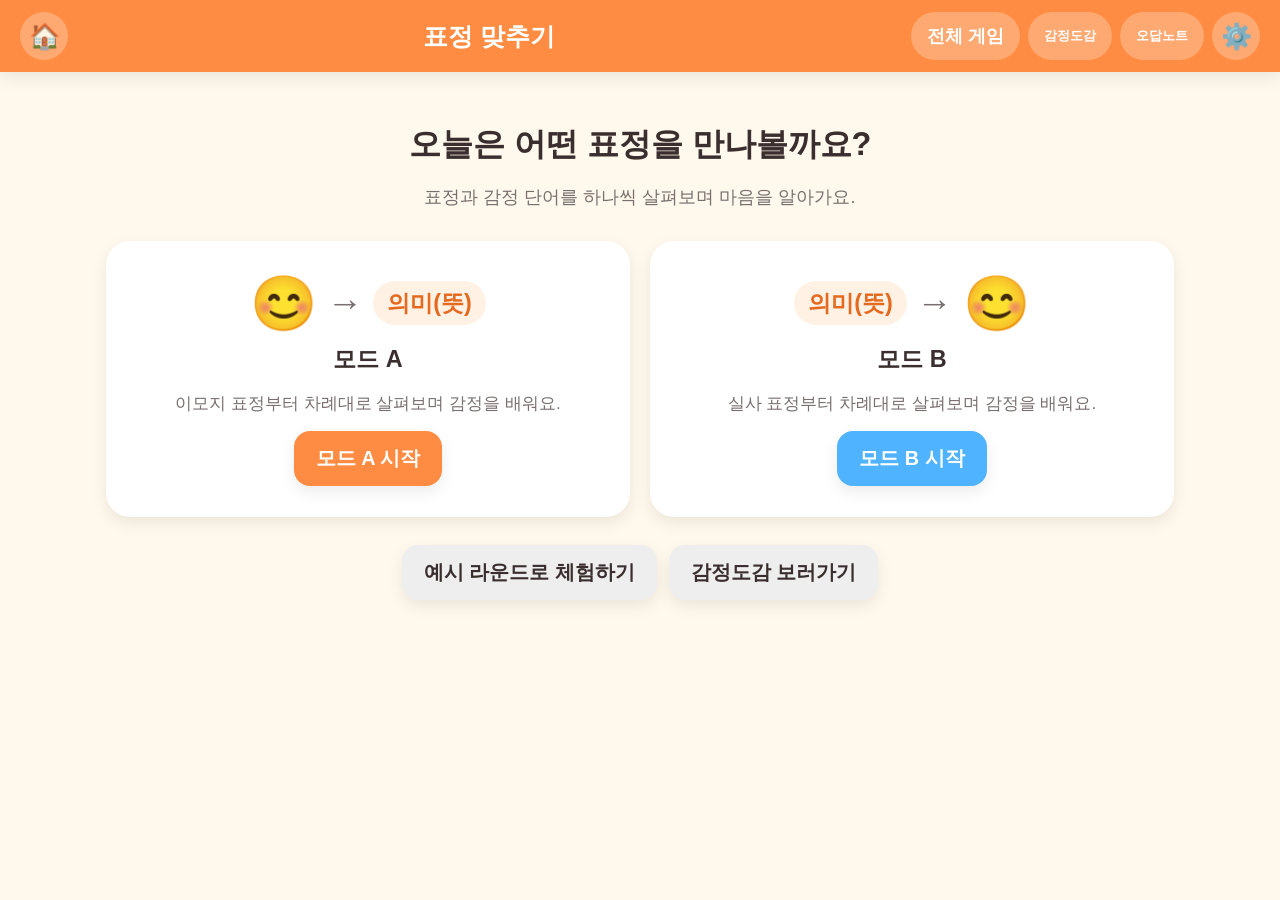
<file: emotion/index.html>
<!DOCTYPE html>
<html lang="ko">
<head>
<meta charset="UTF-8">
<meta name="viewport" content="width=device-width, initial-scale=1.0">
<title>표정 맞추기 게임</title>
<meta name="apple-mobile-web-app-capable" content="yes">
<meta name="apple-mobile-web-app-title" content="표정 맞추기">
<meta name="apple-mobile-web-app-status-bar-style" content="black-translucent">
<link rel="stylesheet" href="styles.css">
</head>
<body>

  <header class="app-header">
    <button class="icon-btn" id="btn-home" title="홈으로" aria-label="홈으로">🏠</button>
    <h1 class="app-title">표정 맞추기</h1>
    <nav class="header-nav">
      <a class="nav-link" href="../" style="display:inline-flex;align-items:center;justify-content:center;text-decoration:none;box-sizing:border-box;">전체 게임</a>
      <button class="nav-link" id="btn-dictionary">감정도감</button>
      <button class="nav-link" id="btn-wrongnote">오답노트</button>
      <button class="icon-btn" id="btn-settings" title="설정" aria-label="설정">⚙️</button>
    </nav>
  </header>

  <main id="app"></main>

  <!-- 설정 모달 -->
  <div class="modal-overlay" id="settings-modal" hidden>
    <div class="modal-box">
      <h2>설정</h2>
      <p class="modal-desc">다른 친구 차례! 기록 지우기</p>
      <button class="btn btn-warning" id="btn-open-reset-confirm">기록 초기화하기</button>
      <div class="confirm-row" id="reset-confirm-row" hidden>
        <p>정말 모든 기록을 지울까요?<br><small>(오답노트와 진행 기록이 모두 사라져요)</small></p>
        <div class="confirm-buttons">
          <button class="btn btn-big btn-yes" id="btn-reset-yes">네</button>
          <button class="btn btn-big btn-no" id="btn-reset-no">아니요</button>
        </div>
      </div>
      <button class="btn btn-plain" id="btn-close-settings">닫기</button>
    </div>
  </div>

  <div id="confetti-layer" aria-hidden="true"></div>

  <script src="script.js"></script>
</body>
</html>
</file>
<file: emotion/styles.css>
/* ===== 표정 맞추기 게임 — 기본 스타일 (초안) ===== */

:root {
  --color-bg: #fff8ec;
  --color-primary: #ff8c42;
  --color-primary-dark: #e56a1f;
  --color-secondary: #4fb3ff;
  --color-success: #3ecf6b;
  --color-success-dark: #2aa652;
  --color-warning: #ff6b6b;
  --color-warning-dark: #e34d4d;
  --color-accent-purple: #7c5cff;
  --color-card-bg: #ffffff;
  --color-text: #3a2e2e;
  --color-text-soft: #7a6f6f;
  --radius-lg: 24px;
  --radius-md: 16px;
  --shadow-soft: 0 6px 16px rgba(0,0,0,0.08);
  font-size: 18px;
}

* { box-sizing: border-box; }

body {
  margin: 0;
  font-family: "Pretendard", "Apple SD Gothic Neo", "Malgun Gothic", sans-serif;
  background: var(--color-bg);
  color: var(--color-text);
  min-height: 100vh;
}

button {
  font-family: inherit;
  cursor: pointer;
}

/* ---------- 헤더 ---------- */
.app-header {
  display: flex;
  align-items: center;
  justify-content: space-between;
  gap: 12px;
  padding: 12px 20px;
  background: var(--color-primary);
  color: white;
  box-shadow: var(--shadow-soft);
  position: sticky;
  top: 0;
  z-index: 10;
}

.app-title {
  margin: 0;
  font-size: 1.4rem;
  font-weight: 800;
  flex: 1;
  text-align: center;
}

.header-nav {
  display: flex;
  align-items: center;
  gap: 8px;
}

.nav-link {
  background: rgba(255,255,255,0.25);
  border: none;
  color: white;
  font-weight: 700;
  padding: 10px 16px;
  border-radius: 999px;
  min-height: 48px;
}

.nav-link:hover, .icon-btn:hover { background: rgba(255,255,255,0.4); }

.icon-btn {
  background: rgba(255,255,255,0.25);
  border: none;
  font-size: 1.4rem;
  width: 48px;
  height: 48px;
  border-radius: 999px;
  color: white;
}

/* ---------- 공통 버튼 ---------- */
.btn {
  border: none;
  border-radius: var(--radius-md);
  padding: 14px 22px;
  font-size: 1.1rem;
  font-weight: 800;
  min-height: 48px;
  box-shadow: var(--shadow-soft);
  transition: transform .12s ease;
}
.btn:active { transform: scale(0.96); }

.btn-primary { background: var(--color-primary); color: white; }
.btn-secondary { background: var(--color-secondary); color: white; }
.btn-success { background: var(--color-success); color: white; }
.btn-warning { background: var(--color-warning); color: white; }
.btn-plain { background: #eee; color: var(--color-text); }
.btn-big { min-width: 120px; font-size: 1.3rem; padding: 18px 28px; }
.btn-yes { background: var(--color-success); color: white; }
.btn-no { background: #ddd; color: var(--color-text); }

/* ---------- 메인 영역 ---------- */
main#app {
  max-width: 1100px;
  margin: 0 auto;
  padding: 24px 16px 80px;
}

/* ---------- 홈 화면 ---------- */
.home-hero {
  text-align: center;
  margin-bottom: 32px;
}
.home-hero h2 {
  font-size: 1.8rem;
  margin-bottom: 8px;
}
.home-hero p { color: var(--color-text-soft); }

.mode-grid {
  display: grid;
  grid-template-columns: repeat(auto-fit, minmax(260px, 1fr));
  gap: 20px;
  margin-bottom: 28px;
}

.mode-card {
  background: var(--color-card-bg);
  border-radius: var(--radius-lg);
  padding: 28px 20px;
  text-align: center;
  box-shadow: var(--shadow-soft);
  border: 3px solid transparent;
}
.mode-card:hover { border-color: var(--color-primary); }
.mode-card .mode-emoji {
  font-size: 3rem;
  display: flex;
  align-items: center;
  justify-content: center;
  gap: 10px;
  margin-bottom: 8px;
}
.plain-arrow {
  font-size: 2rem;
  font-weight: 900;
  color: var(--color-text-soft);
  font-variant-emoji: text;
}
.mode-word {
  font-size: 1.3rem;
  font-weight: 800;
  color: var(--color-primary-dark);
  background: #fff1e4;
  padding: 6px 14px;
  border-radius: 999px;
  vertical-align: middle;
}
.mode-card h3 { margin: 4px 0; font-size: 1.3rem; }
.mode-card p { color: var(--color-text-soft); font-size: 0.95rem; margin-bottom: 16px; }

.home-links {
  display: flex;
  justify-content: center;
  gap: 12px;
  flex-wrap: wrap;
}

/* ---------- 게임 화면 ---------- */
.game-toolbar {
  display: flex;
  justify-content: space-between;
  align-items: center;
  margin-bottom: 16px;
  flex-wrap: wrap;
  gap: 8px;
}
.game-progress {
  font-weight: 800;
  color: var(--color-primary-dark);
  font-size: 1.1rem;
}

.game-instruction {
  text-align: center;
  color: var(--color-text-soft);
  font-weight: 700;
  margin: 0 0 14px;
}

.progress-dots {
  display: flex;
  gap: 6px;
}
.progress-dot {
  width: 12px;
  height: 12px;
  border-radius: 50%;
  background: #e8ddce;
}
.progress-dot.is-done { background: var(--color-success); }
.progress-dot.is-current { background: var(--color-primary); transform: scale(1.3); }

.shake {
  animation: shake .4s ease;
}
@keyframes shake {
  0%, 100% { transform: translateX(0); }
  20% { transform: translateX(-8px); }
  40% { transform: translateX(8px); }
  60% { transform: translateX(-6px); }
  80% { transform: translateX(6px); }
}

/* ---------- 카드 1장씩 보여주는 학습 카드 ---------- */
.single-card-wrap {
  display: flex;
  flex-direction: column;
  align-items: center;
  gap: 22px;
}

.stage-card {
  background: var(--color-card-bg);
  border-radius: var(--radius-lg);
  box-shadow: var(--shadow-soft);
  padding: 32px 24px;
  text-align: center;
  display: flex;
  flex-direction: column;
  align-items: center;
  gap: 18px;
  min-width: 280px;
  max-width: 420px;
  margin: 0 auto;
}

.stage-emoji { font-size: 6rem; line-height: 1; }

.stage-photo {
  border-radius: 20px;
  object-fit: cover;
  box-shadow: 0 4px 12px rgba(0,0,0,0.15);
}
.stage-photo-missing {
  background: #f0e6da;
  display: flex;
  align-items: center;
  justify-content: center;
  color: var(--color-text-soft);
  font-weight: 700;
  text-align: center;
}

.stage-word-box h3 {
  margin: 0 0 6px;
  font-size: 1.6rem;
  color: var(--color-primary-dark);
}
.stage-word-box p {
  margin: 0;
  color: var(--color-text-soft);
}

.card-emoji { font-size: 3rem; line-height: 1; }

.choice-row {
  display: flex;
  flex-wrap: wrap;
  gap: 12px;
  justify-content: center;
  padding: 16px;
  background: #ffffffaa;
  border-radius: var(--radius-lg);
  margin-top: 18px;
  max-width: 480px;
  margin-left: auto;
  margin-right: auto;
}

.choice-btn {
  background: white;
  border: 3px solid var(--color-primary);
  color: var(--color-primary-dark);
  border-radius: var(--radius-md);
  padding: 12px 18px;
  font-weight: 800;
  font-size: 1.05rem;
  min-height: 48px;
  min-width: 48px;
  display: flex;
  align-items: center;
  gap: 8px;
}
.choice-btn:hover { background: #fff1e4; }

.round-complete-banner {
  text-align: center;
  margin-top: 20px;
  padding: 24px;
  background: linear-gradient(135deg, #ffe066, #ff8c42);
  border-radius: var(--radius-lg);
  color: white;
  font-size: 1.4rem;
  font-weight: 900;
  box-shadow: var(--shadow-soft);
}

/* ---------- 감정도감 ---------- */
.dictionary-grid {
  display: grid;
  grid-template-columns: repeat(auto-fill, minmax(140px, 1fr));
  gap: 14px;
}
.dict-card {
  background: var(--color-card-bg);
  border-radius: var(--radius-md);
  padding: 14px 8px;
  text-align: center;
  box-shadow: var(--shadow-soft);
}
.dict-card .card-emoji { font-size: 2.4rem; }
.dict-card h4 { margin: 6px 0 4px; font-size: 1rem; }
.dict-card p { font-size: 0.8rem; color: var(--color-text-soft); margin: 2px 0; }
.dict-card .dict-example { color: var(--color-secondary); font-style: normal; font-weight: 700; }

/* ---------- 오답노트 ---------- */
.wrongnote-empty {
  text-align: center;
  padding: 60px 20px;
  color: var(--color-text-soft);
  font-size: 1.2rem;
}
.wrongnote-list {
  display: grid;
  grid-template-columns: repeat(auto-fill, minmax(160px, 1fr));
  gap: 16px;
}
.wrongnote-list .dict-card { border: 3px solid var(--color-secondary); }

/* ---------- 모달 ---------- */
.modal-overlay {
  position: fixed;
  inset: 0;
  background: rgba(0,0,0,0.45);
  display: flex;
  align-items: center;
  justify-content: center;
  z-index: 100;
  padding: 16px;
}
.modal-overlay[hidden] { display: none; }

.modal-box {
  background: white;
  border-radius: var(--radius-lg);
  padding: 28px;
  max-width: 420px;
  width: 100%;
  text-align: center;
  box-shadow: 0 12px 30px rgba(0,0,0,0.25);
}
.modal-desc { color: var(--color-text-soft); margin-bottom: 16px; }

.confirm-row { margin-top: 16px; }
.confirm-buttons {
  display: flex;
  gap: 16px;
  justify-content: center;
  margin-top: 12px;
}

/* ---------- 상황보기 / 표정 따라하기 카드 ---------- */
.situation-card {
  background: var(--color-card-bg);
  border-radius: var(--radius-lg);
  box-shadow: var(--shadow-soft);
  padding: 32px 24px;
  text-align: center;
  max-width: 560px;
  margin: 0 auto;
}
.situation-card h3 { margin-top: 0; }

.situation-scene {
  display: flex;
  flex-wrap: wrap;
  gap: 20px;
  justify-content: center;
  margin: 16px 0;
}
.situation-person {
  background: #fff6ea;
  border-radius: var(--radius-md);
  padding: 16px;
  width: 220px;
  text-align: center;
  position: relative;
  border: 3px solid transparent;
}
.situation-person.is-current {
  border-color: var(--color-secondary);
  background: #eef8ff;
}
.situation-person.is-other {
  border-color: var(--color-accent-purple);
  background: #f6f1ff;
}
.role-badge {
  display: block;
  font-size: 0.7rem;
  font-weight: 800;
  color: white;
  border-radius: 999px;
  padding: 3px 10px;
  margin: 0 auto 8px;
  width: fit-content;
}
.role-badge.role-current { background: var(--color-secondary); }
.role-badge.role-other { background: var(--color-accent-purple); }
.situation-person .card-emoji { font-size: 3.5rem; }
.situation-person h4 { margin: 8px 0 4px; }
.situation-person p { font-size: 0.9rem; color: var(--color-text-soft); }
.situation-desc { font-weight: 700; margin-bottom: 8px; }
.situation-note { color: var(--color-text-soft); margin-bottom: 16px; }

.closing-card {
  text-align: center;
}

.closing-mimic {
  display: flex;
  align-items: center;
  justify-content: center;
  gap: 16px;
  flex-wrap: wrap;
  margin: 20px 0;
}
.closing-emoji { font-size: 4.5rem; }

/* ---------- 색종이(컨페티) ---------- */
#confetti-layer {
  position: fixed;
  inset: 0;
  pointer-events: none;
  overflow: hidden;
  z-index: 200;
}
.confetti-piece {
  position: absolute;
  top: -20px;
  width: 10px;
  height: 14px;
  opacity: 0.9;
  animation: confetti-fall linear forwards;
}
@keyframes confetti-fall {
  to { transform: translateY(110vh) rotate(540deg); opacity: 0.3; }
}

/* 폭죽: 아래에서 위로 솟았다가 터짐 */
.firework-trail {
  position: absolute;
  bottom: 0;
  width: 7px;
  height: 7px;
  border-radius: 50%;
  box-shadow: 0 0 10px 3px currentColor;
  animation: firework-rise 0.85s ease-out forwards;
}
@keyframes firework-rise {
  from { transform: translateY(0); opacity: 1; }
  to { transform: translateY(calc(-1 * var(--rise))); opacity: 0.95; }
}
.firework-particle {
  position: absolute;
  width: 9px;
  height: 9px;
  border-radius: 50%;
  animation: firework-burst 0.78s ease-out forwards;
}
@keyframes firework-burst {
  from { transform: translate(0, 0) scale(1); opacity: 1; }
  to { transform: translate(var(--dx), var(--dy)) scale(0.3); opacity: 0; }
}

/* 물방울: 둥실둥실 위로 떠오르며 사라짐 */
.bubble-piece {
  position: absolute;
  bottom: -30px;
  border-radius: 50%;
  background: radial-gradient(circle at 30% 30%, rgba(255,255,255,0.95), rgba(79,179,255,0.35));
  border: 1px solid rgba(255,255,255,0.7);
  animation: bubble-rise linear forwards;
}
@keyframes bubble-rise {
  0% { transform: translate(0, 0) scale(0.8); opacity: 0.9; }
  80% { opacity: 0.8; }
  100% { transform: translate(var(--drift), -105vh) scale(1.15); opacity: 0; }
}

/* ---------- 반응형 ---------- */
@media (max-width: 480px) {
  .app-title { font-size: 1.1rem; }
  .nav-link { padding: 8px 10px; font-size: 0.85rem; }
  :root { font-size: 16px; }
}
</file>
